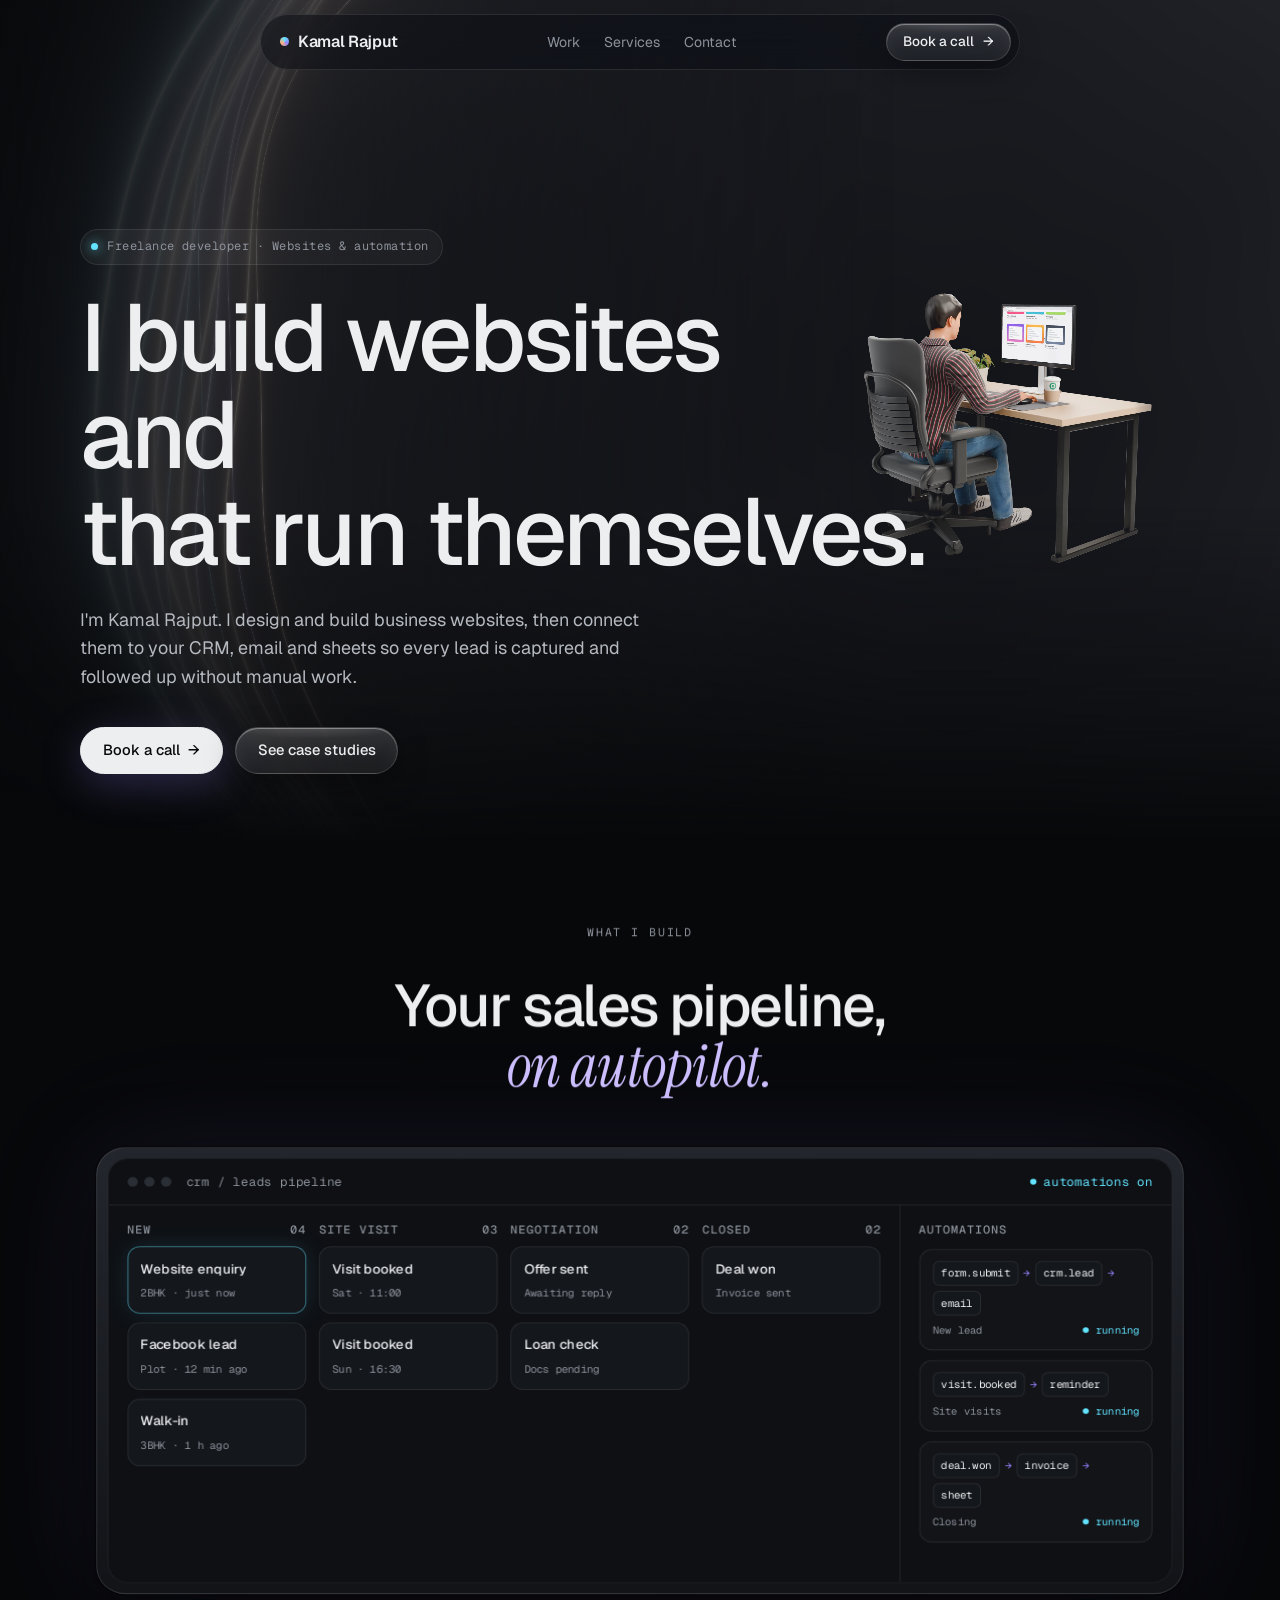
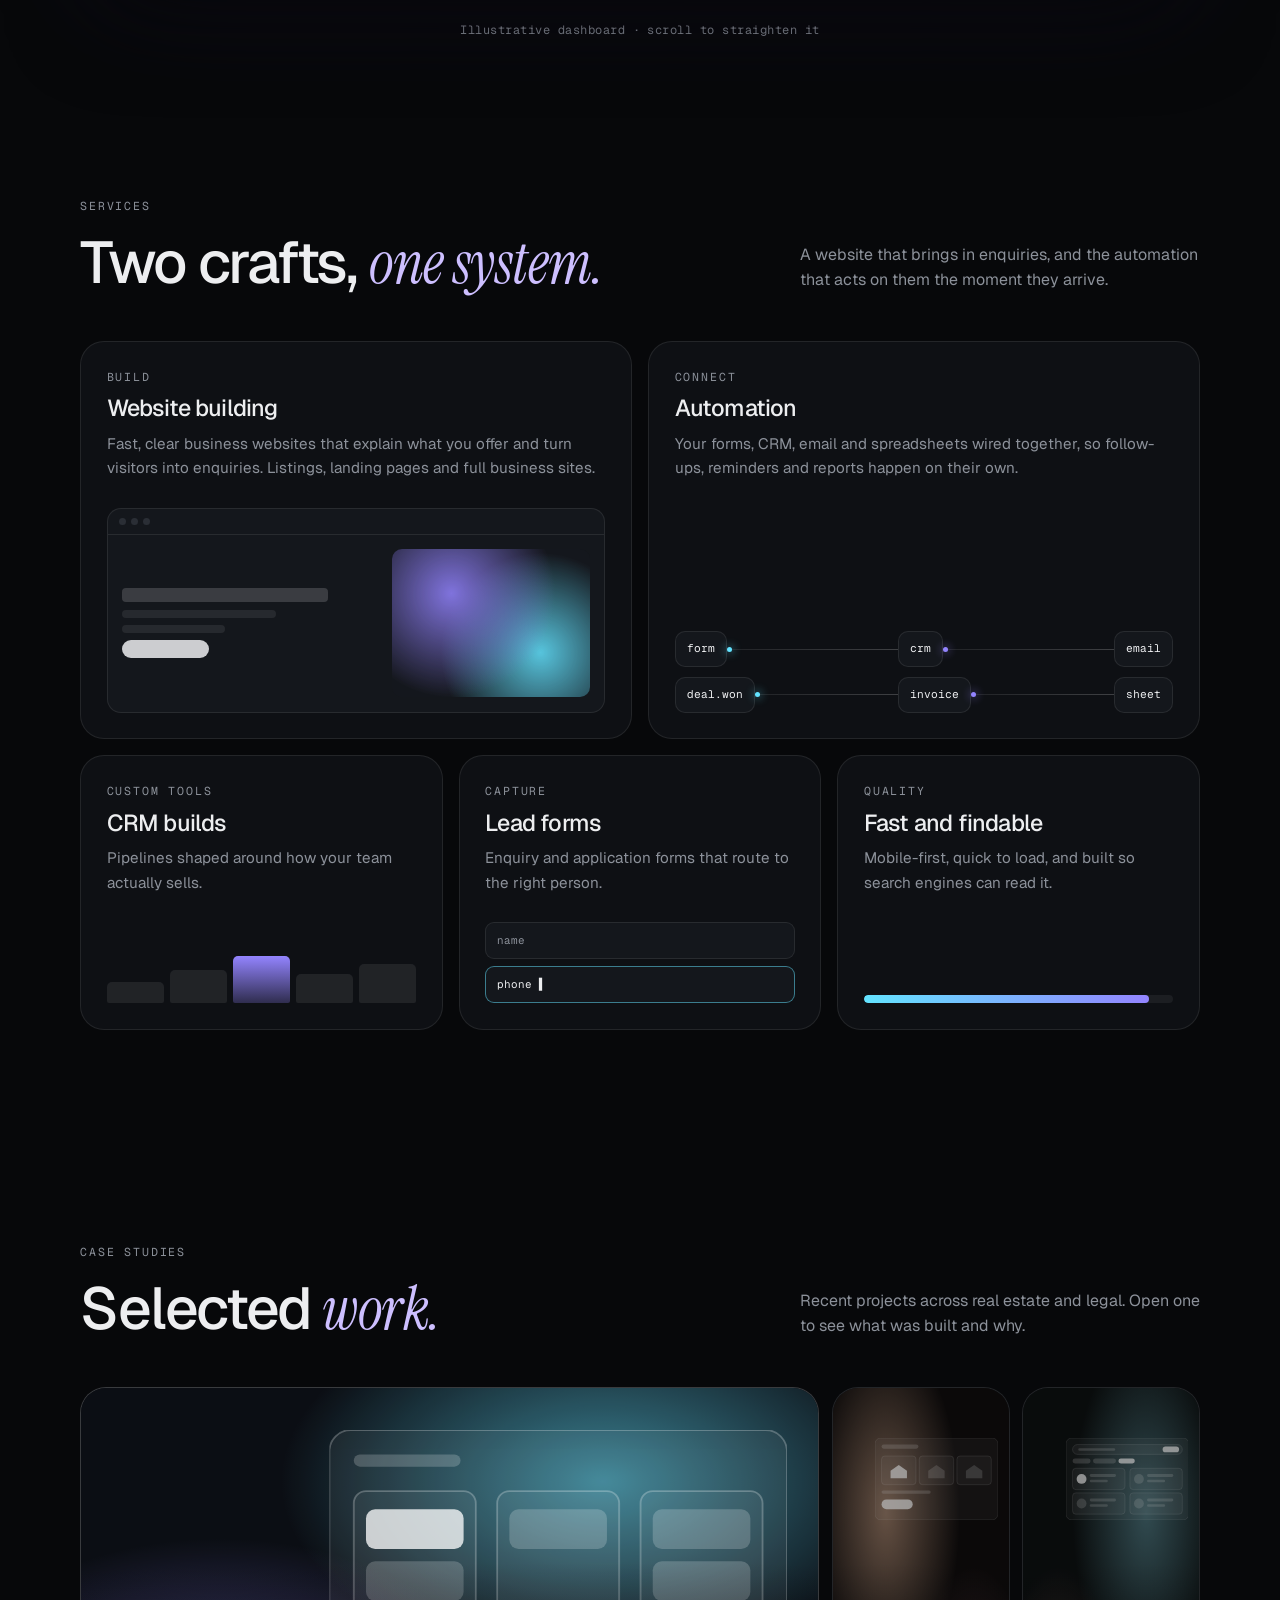
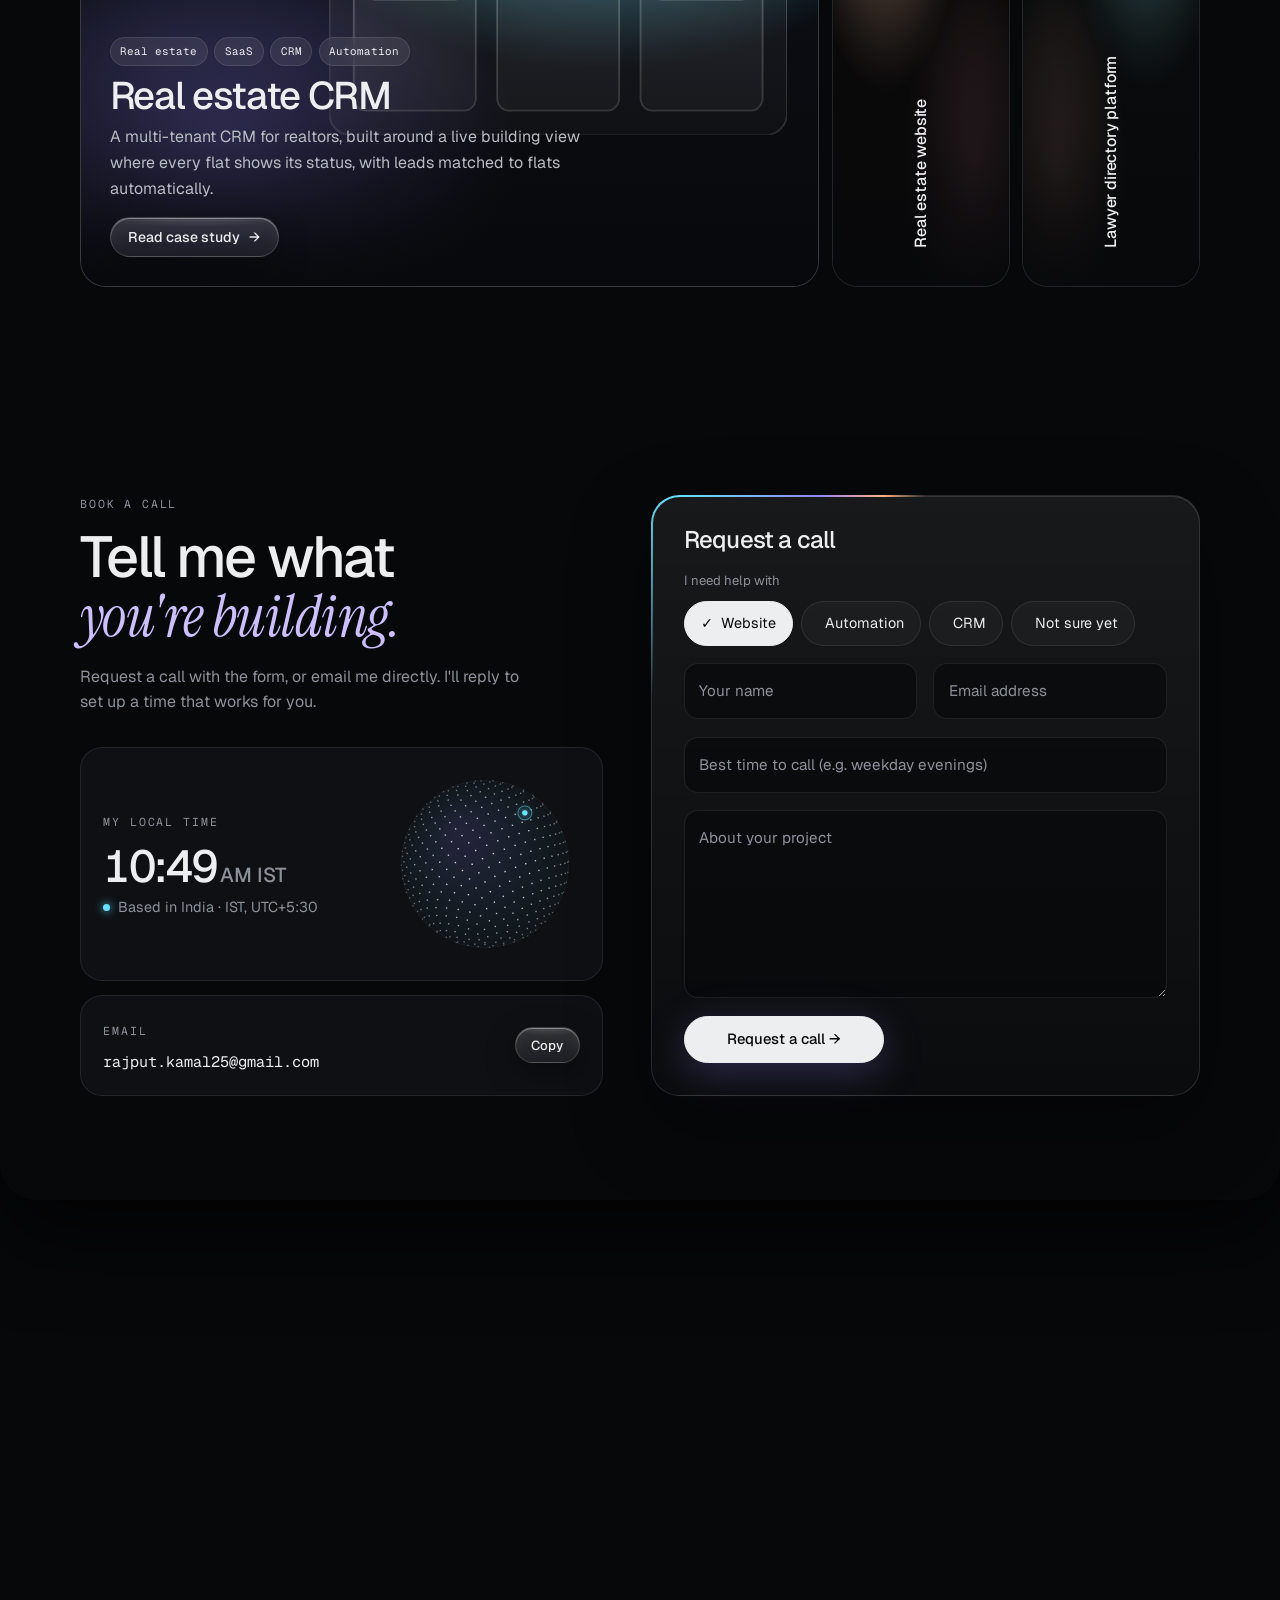
<file: index.html>
<!doctype html>
<html lang="en">
<head>
<meta charset="utf-8">
<meta name="viewport" content="width=device-width, initial-scale=1, viewport-fit=cover">
<title>Kamal Rajput · Websites & Automation</title>
<meta name="description" content="Kamal Rajput builds business websites and automations that capture leads and follow up on their own. Book a call to talk about your project.">
<meta name="theme-color" content="#07080A">
<meta property="og:title" content="Kamal Rajput · Websites & Automation">
<meta property="og:description" content="Business websites and automations that capture leads and follow up on their own.">
<meta property="og:type" content="website">
<link rel="icon" href="assets/favicon.svg" type="image/svg+xml">
<link rel="preconnect" href="https://fonts.googleapis.com">
<link rel="preconnect" href="https://fonts.gstatic.com" crossorigin>
<link rel="stylesheet" href="https://fonts.googleapis.com/css2?family=Geist:wght@300..700&family=Geist+Mono:wght@400;500&family=Instrument+Serif:ital@0;1&display=swap">
<link rel="stylesheet" href="assets/css/style.css">
</head>
<body>
<nav class="nav" aria-label="Main">
  <a class="brand" href="#top"><i aria-hidden="true"></i>Kamal Rajput</a>
  <ul>
    <li><a href="#work">Work</a></li>
    <li><a href="#services">Services</a></li>
    <li><a href="#call">Contact</a></li>
  </ul>
  <a class="glass" href="#call">Book a call <span class="arrow">→</span></a>
</nav>

<main id="top">
  <section class="hero" id="hero">
    <canvas id="shader" aria-hidden="true"></canvas>
    <video class="hero-video" id="hero-video" autoplay muted loop playsinline preload="auto" aria-hidden="true">
      <source src="assets/img/man-at-desk-loop.webm" type="video/webm">
    </video>
    <div class="wrap hero-inner">
      <span class="pill mono"><b aria-hidden="true"></b>Freelance developer · Websites &amp; automation</span>
      <h1>
        <span class="sr">I build websites and automations that run themselves.</span>
        <span aria-hidden="true">I build websites<br>and <span class="rot serif" id="rot"><span class="rw">automations</span></span><br>that run themselves.</span>
      </h1>
      <p class="lede">I'm Kamal Rajput. I design and build business websites, then connect them to your CRM, email and sheets so every lead is captured and followed up without manual work.</p>
      <div class="ctas">
        <a class="solid" href="#call">Book a call <span class="arrow">→</span></a>
        <a class="glass" href="#work">See case studies</a>
      </div>
    </div>
  </section>

  <section class="showcase" id="showcase">
    <div class="wrap">
      <div class="head" id="cs-head">
        <span class="eyebrow">What I build</span>
        <h2>Your sales pipeline, <span class="serif">on autopilot.</span></h2>
      </div>
      <div class="device" id="device">
        <div class="screen">
          <div class="bar">
            <div class="dots"><span></span><span></span><span></span></div>
            <span class="mono">crm / leads pipeline</span>
            <span class="mono live">automations on</span>
          </div>
          <div class="crm">
            <div class="board">
              <div class="col"><h4>New <span>04</span></h4>
                <div class="lead hot"><b>Website enquiry</b><span>2BHK · just now</span></div>
                <div class="lead"><b>Facebook lead</b><span>Plot · 12 min ago</span></div>
                <div class="lead"><b>Walk-in</b><span>3BHK · 1 h ago</span></div>
              </div>
              <div class="col"><h4>Site visit <span>03</span></h4>
                <div class="lead"><b>Visit booked</b><span>Sat · 11:00</span></div>
                <div class="lead"><b>Visit booked</b><span>Sun · 16:30</span></div>
              </div>
              <div class="col"><h4>Negotiation <span>02</span></h4>
                <div class="lead"><b>Offer sent</b><span>Awaiting reply</span></div>
                <div class="lead"><b>Loan check</b><span>Docs pending</span></div>
              </div>
              <div class="col"><h4>Closed <span>02</span></h4>
                <div class="lead"><b>Deal won</b><span>Invoice sent</span></div>
              </div>
            </div>
            <div class="flows">
              <h4>Automations</h4>
              <div class="flow"><div class="chain"><em>form.submit</em><i>→</i><em>crm.lead</em><i>→</i><em>email</em></div><div class="meta"><span>New lead</span><span class="on">● running</span></div></div>
              <div class="flow"><div class="chain"><em>visit.booked</em><i>→</i><em>reminder</em></div><div class="meta"><span>Site visits</span><span class="on">● running</span></div></div>
              <div class="flow"><div class="chain"><em>deal.won</em><i>→</i><em>invoice</em><i>→</i><em>sheet</em></div><div class="meta"><span>Closing</span><span class="on">● running</span></div></div>
            </div>
          </div>
        </div>
      </div>
      <p class="illus mono">Illustrative dashboard · scroll to straighten it</p>
    </div>
  </section>

  <section class="band" id="services">
    <div class="wrap">
      <div class="head">
        <div><span class="eyebrow">Services</span><h2>Two crafts, <span class="serif">one system.</span></h2></div>
        <p>A website that brings in enquiries, and the automation that acts on them the moment they arrive.</p>
      </div>
      <div class="bento" id="bento">
        <article class="cell c-web">
          <span class="eyebrow">Build</span>
          <h3>Website building</h3>
          <p>Fast, clear business websites that explain what you offer and turn visitors into enquiries. Listings, landing pages and full business sites.</p>
          <div class="vis">
            <div class="browser"><div class="top"><span></span><span></span><span></span></div>
              <div class="pg"><div class="stack"><div class="sk h w80"></div><div class="sk w60"></div><div class="sk w40"></div><div class="sk btn"></div></div><div class="blob"></div></div>
            </div>
          </div>
        </article>
        <article class="cell c-auto">
          <span class="eyebrow">Connect</span>
          <h3>Automation</h3>
          <p>Your forms, CRM, email and spreadsheets wired together, so follow-ups, reminders and reports happen on their own.</p>
          <div class="vis">
            <div class="nodes"><span class="node">form</span><span class="wire"></span><span class="node">crm</span><span class="wire"></span><span class="node">email</span></div>
            <div class="nodes n2"><span class="node">deal.won</span><span class="wire"></span><span class="node">invoice</span><span class="wire"></span><span class="node">sheet</span></div>
          </div>
        </article>
        <article class="cell c-crm">
          <span class="eyebrow">Custom tools</span>
          <h3>CRM builds</h3>
          <p>Pipelines shaped around how your team actually sells.</p>
          <div class="vis bars"><span style="height:40%"></span><span style="height:62%"></span><span class="a" style="height:88%"></span><span style="height:55%"></span><span style="height:72%"></span></div>
        </article>
        <article class="cell c-lead">
          <span class="eyebrow">Capture</span>
          <h3>Lead forms</h3>
          <p>Enquiry and application forms that route to the right person.</p>
          <div class="vis stack"><div class="field-sk">name</div><div class="field-sk focus">phone ▍</div></div>
        </article>
        <article class="cell c-fast">
          <span class="eyebrow">Quality</span>
          <h3>Fast and findable</h3>
          <p>Mobile-first, quick to load, and built so search engines can read it.</p>
          <div class="vis"><div class="meter"><span></span></div></div>
        </article>
      </div>
    </div>
  </section>

  <section class="band" id="work">
    <div class="wrap">
      <div class="head">
        <div><span class="eyebrow">Case studies</span><h2>Selected <span class="serif">work.</span></h2></div>
        <p>Recent projects across real estate and legal. Open one to see what was built and why.</p>
      </div>
      <div class="acc" id="acc">
        <article class="panel active" tabindex="0" aria-expanded="true">
          <div class="art art-1" aria-hidden="true">
            <svg viewBox="0 0 300 200"><rect class="s" x="0" y="0" width="300" height="200" rx="14"/><rect class="m" x="16" y="16" width="70" height="8" rx="4"/>
              <rect class="s" x="16" y="40" width="80" height="144" rx="8"/><rect class="s" x="110" y="40" width="80" height="144" rx="8"/><rect class="s" x="204" y="40" width="80" height="144" rx="8"/>
              <rect class="f" x="24" y="52" width="64" height="26" rx="6"/><rect class="m" x="24" y="86" width="64" height="26" rx="6"/><rect class="m" x="118" y="52" width="64" height="26" rx="6"/><rect class="m" x="212" y="52" width="64" height="26" rx="6"/><rect class="m" x="212" y="86" width="64" height="26" rx="6"/></svg>
          </div>
          <span class="vt">Real estate CRM</span>
          <div class="pbody">
            <div class="tags"><span>Real estate</span><span>SaaS</span><span>CRM</span><span>Automation</span></div>
            <h3>Real estate CRM</h3>
            <p>A multi-tenant CRM for realtors, built around a live building view where every flat shows its status, with leads matched to flats automatically.</p>
            <a class="glass case-link" href="work/real-estate-crm.html">Read case study <span class="arrow">→</span></a>
          </div>
        </article>
        <article class="panel" tabindex="0" aria-expanded="false">
          <div class="art art-2" aria-hidden="true">
            <svg viewBox="0 0 300 200"><rect class="s" x="0" y="0" width="300" height="200" rx="14"/><rect class="m" x="16" y="16" width="90" height="10" rx="5"/>
              <g><rect class="s" x="16" y="44" width="84" height="70" rx="8"/><path class="f" d="M38 98 V80 L58 66 L78 80 V98 Z"/></g>
              <g><rect class="s" x="108" y="44" width="84" height="70" rx="8"/><path class="m" d="M130 98 V80 L150 66 L170 80 V98 Z"/></g>
              <g><rect class="s" x="200" y="44" width="84" height="70" rx="8"/><path class="m" d="M222 98 V80 L242 66 L262 80 V98 Z"/></g>
              <rect class="m" x="16" y="128" width="120" height="8" rx="4"/><rect class="f" x="16" y="150" width="76" height="24" rx="12"/></svg>
          </div>
          <span class="vt">Real estate website</span>
          <div class="pbody">
            <div class="tags"><span>Real estate</span><span>Website</span><span>Admin panel</span></div>
            <h3>Real estate business website</h3>
            <p>A property website for a real estate company, with searchable listings, rich project pages and callback requests the team manages from its own admin panel.</p>
            <a class="glass case-link" href="work/real-estate-website.html">Read case study <span class="arrow">→</span></a>
          </div>
        </article>
        <article class="panel" tabindex="0" aria-expanded="false">
          <div class="art art-4" aria-hidden="true">
            <svg viewBox="0 0 300 200"><rect class="s" x="0" y="0" width="300" height="200" rx="14"/>
              <rect class="s" x="16" y="16" width="268" height="24" rx="12"/><rect class="m" x="30" y="25" width="90" height="6" rx="3"/><rect class="f" x="236" y="21" width="40" height="14" rx="7"/>
              <rect class="m" x="16" y="50" width="44" height="12" rx="6"/><rect class="m" x="66" y="50" width="56" height="12" rx="6"/><rect class="f" x="128" y="50" width="40" height="12" rx="6"/>
              <g><rect class="s" x="16" y="74" width="128" height="52" rx="8"/><circle class="f" cx="38" cy="100" r="12"/><rect class="m" x="58" y="88" width="64" height="7" rx="3.5"/><rect class="m" x="58" y="102" width="44" height="6" rx="3"/></g>
              <g><rect class="s" x="156" y="74" width="128" height="52" rx="8"/><circle class="m" cx="178" cy="100" r="12"/><rect class="m" x="198" y="88" width="64" height="7" rx="3.5"/><rect class="m" x="198" y="102" width="44" height="6" rx="3"/></g>
              <g><rect class="s" x="16" y="134" width="128" height="52" rx="8"/><circle class="m" cx="38" cy="160" r="12"/><rect class="m" x="58" y="148" width="64" height="7" rx="3.5"/><rect class="m" x="58" y="162" width="44" height="6" rx="3"/></g>
              <g><rect class="s" x="156" y="134" width="128" height="52" rx="8"/><circle class="m" cx="178" cy="160" r="12"/><rect class="m" x="198" y="148" width="64" height="7" rx="3.5"/><rect class="m" x="198" y="162" width="44" height="6" rx="3"/></g></svg>
          </div>
          <span class="vt">Lawyer directory platform</span>
          <div class="pbody">
            <div class="tags"><span>Legal</span><span>Directory</span><span>Admin workflows</span></div>
            <h3>Lawyer directory platform</h3>
            <p>A law firm's website with a directory of verified lawyers, an approval workflow for new profiles, and privacy built in so clients always go through the firm.</p>
            <a class="glass case-link" href="work/lawyer-directory.html">Read case study <span class="arrow">→</span></a>
          </div>
        </article>
      </div>
    </div>
  </section>

  <section class="band" id="call">
    <div class="wrap contact">
      <div>
        <span class="eyebrow">Book a call</span>
        <h2>Tell me what <span class="serif">you're building.</span></h2>
        <p class="intro">Request a call with the form, or email me directly. I'll reply to set up a time that works for you.</p>
        <div class="cards">
          <div class="spot globe-card">
            <div>
              <span class="eyebrow">My local time</span>
              <div class="clock" id="clock" style="margin-top:.6rem">--:--</div>
              <div class="sub" style="margin-top:.5rem"><b aria-hidden="true"></b>Based in India · IST, UTC+5:30</div>
            </div>
            <canvas id="globe" width="380" height="380" aria-label="Rotating globe with a marker on India. Drag to spin." role="img"></canvas>
          </div>
          <div class="spot mail-card">
            <div style="min-width:0"><span class="eyebrow">Email</span><div class="v" id="mail2" style="margin-top:.45rem">rajput.kamal25@gmail.com</div></div>
            <button class="glass mini" type="button" id="copy2">Copy</button>
          </div>
        </div>
      </div>
      <form class="call" id="call-form" action="https://formsubmit.co/ajax/rajput.kamal25@gmail.com" method="POST" novalidate>
        <input type="text" name="_honey" tabindex="-1" autocomplete="off" aria-hidden="true" class="hp">
        <h3>Request a call</h3>
        <div class="group" role="group" aria-labelledby="g-need">
          <span id="g-need">I need help with</span>
          <div class="chips">
            <label class="chip"><input type="checkbox" id="c-web" name="need" value="Website" checked><span class="tick">✓</span>Website</label>
            <label class="chip"><input type="checkbox" id="c-auto" name="need" value="Automation"><span class="tick">✓</span>Automation</label>
            <label class="chip"><input type="checkbox" id="c-crm" name="need" value="CRM"><span class="tick">✓</span>CRM</label>
            <label class="chip"><input type="checkbox" id="c-unsure" name="need" value="Not sure yet"><span class="tick">✓</span>Not sure yet</label>
          </div>
        </div>
        <div class="row2">
          <div class="fl"><input id="f-name" autocomplete="name" placeholder=" " required><label for="f-name">Your name</label></div>
          <div class="fl"><input id="f-email" type="email" autocomplete="email" placeholder=" " required><label for="f-email">Email address</label></div>
        </div>
        <div class="fl"><input id="f-time" placeholder=" "><label for="f-time">Best time to call (e.g. weekday evenings)</label></div>
        <div class="fl fl-grow"><textarea id="f-msg" rows="4" placeholder=" "></textarea><label for="f-msg">About your project</label></div>
        <div><button class="solid sbtn" type="submit" id="send"><span class="t">Request a call →</span><span class="spin" aria-hidden="true"></span><svg class="ok" viewBox="0 0 24 24" aria-hidden="true"><path d="M5 12.5l4.5 4.5L19 7.5"/></svg></button></div>
        <p class="note" id="note" aria-live="polite"></p>
      </form>
    </div>
  </section>
</main>

<footer class="mf" id="mf">
  <div class="aurora" aria-hidden="true"><span class="a1"></span><span class="a2"></span><span class="a3"></span></div>
  <div class="marquee" aria-hidden="true"><div class="track">
    <span>Websites <i>✦</i></span><span>Automation <i>✦</i></span><span>CRM builds <i>✦</i></span><span>Lead capture <i>✦</i></span><span>Integrations <i>✦</i></span>
    <span>Websites <i>✦</i></span><span>Automation <i>✦</i></span><span>CRM builds <i>✦</i></span><span>Lead capture <i>✦</i></span><span>Integrations <i>✦</i></span>
  </div></div>
  <div class="wrap">
    <div class="big">Let's <span class="serif">talk.</span></div>
    <div class="mf-row">
      <span class="mail" id="mail">rajput.kamal25@gmail.com</span>
      <div class="pills">
        <button class="glass mag" type="button" id="copy">Copy email</button>
        <a class="glass mag" href="#call">Request a call</a>
        <a class="glass mag" href="#top">Back to top ↑</a>
      </div>
    </div>
    <div class="legal mono"><span>© 2026 Kamal Rajput</span><span>Websites · Automation · CRM</span></div>
  </div>
</footer>

<script src="assets/js/main.js"></script>
</body>
</html>
</file>
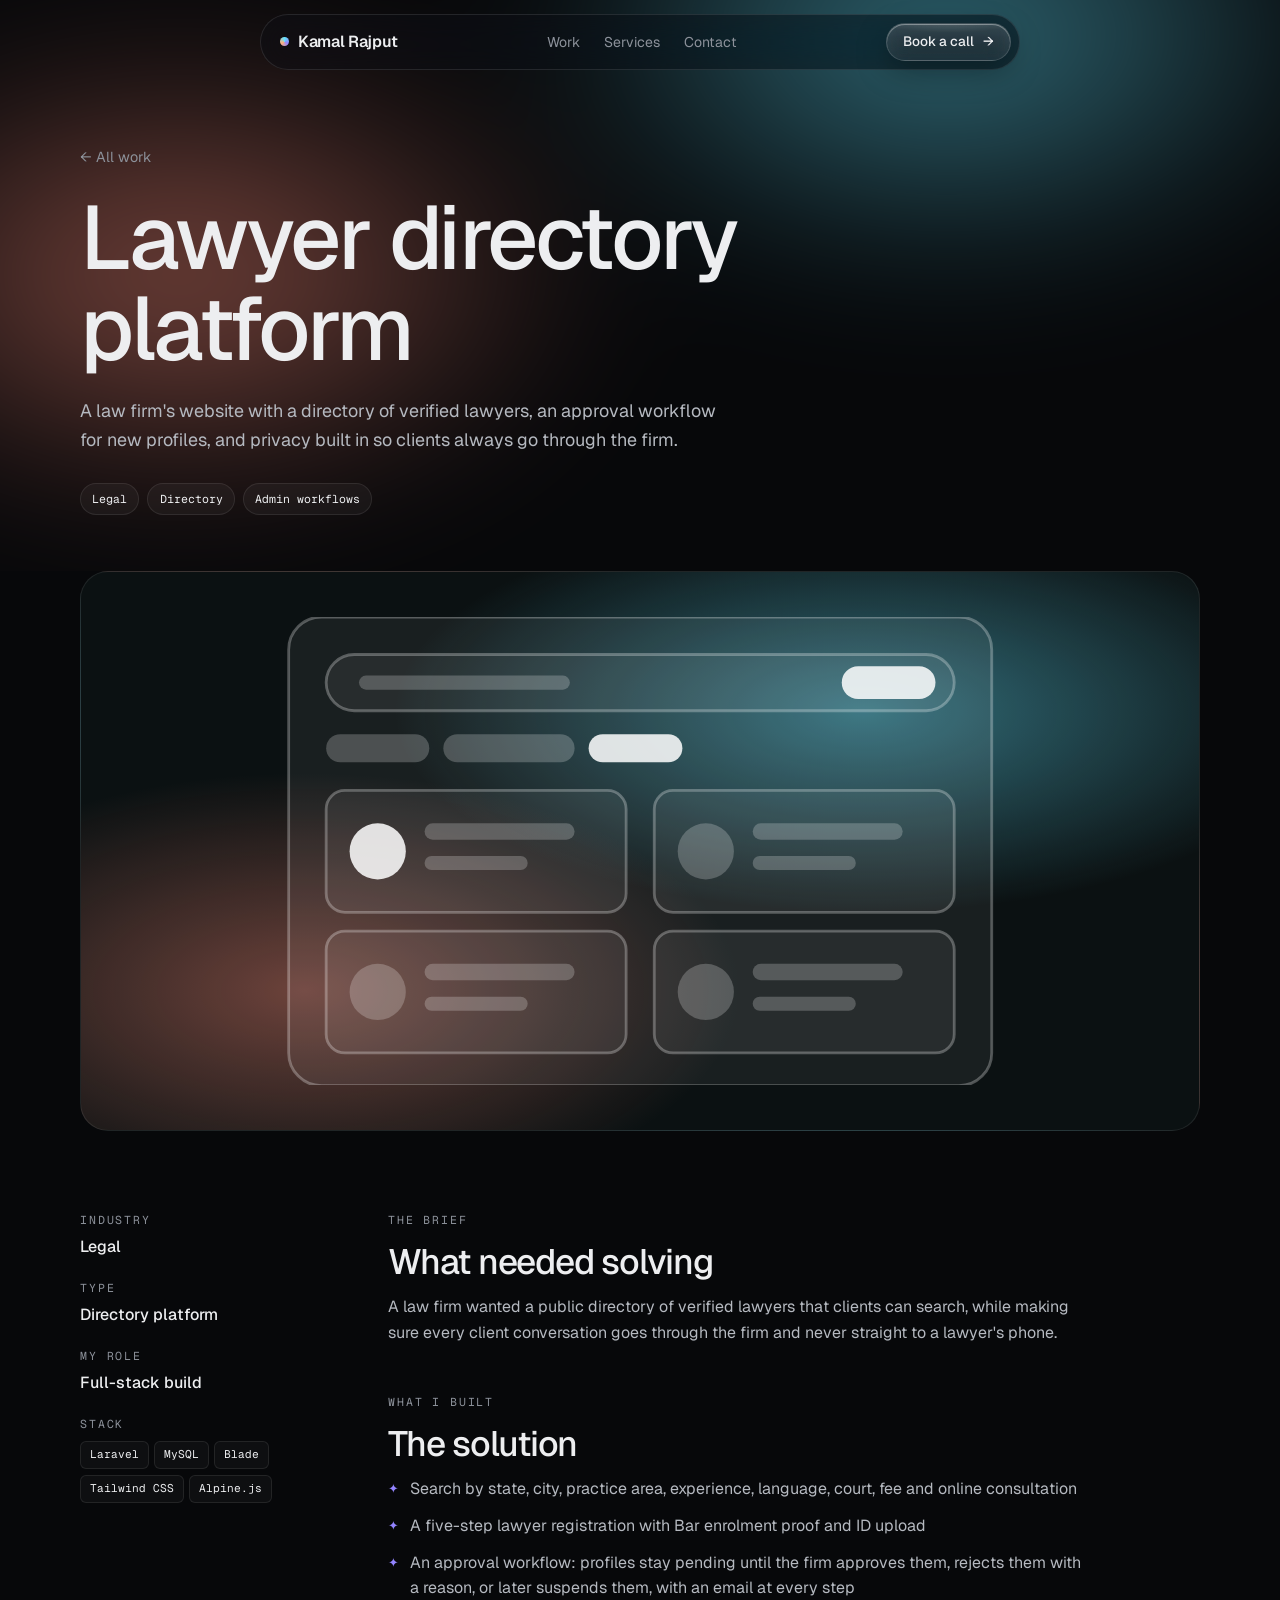
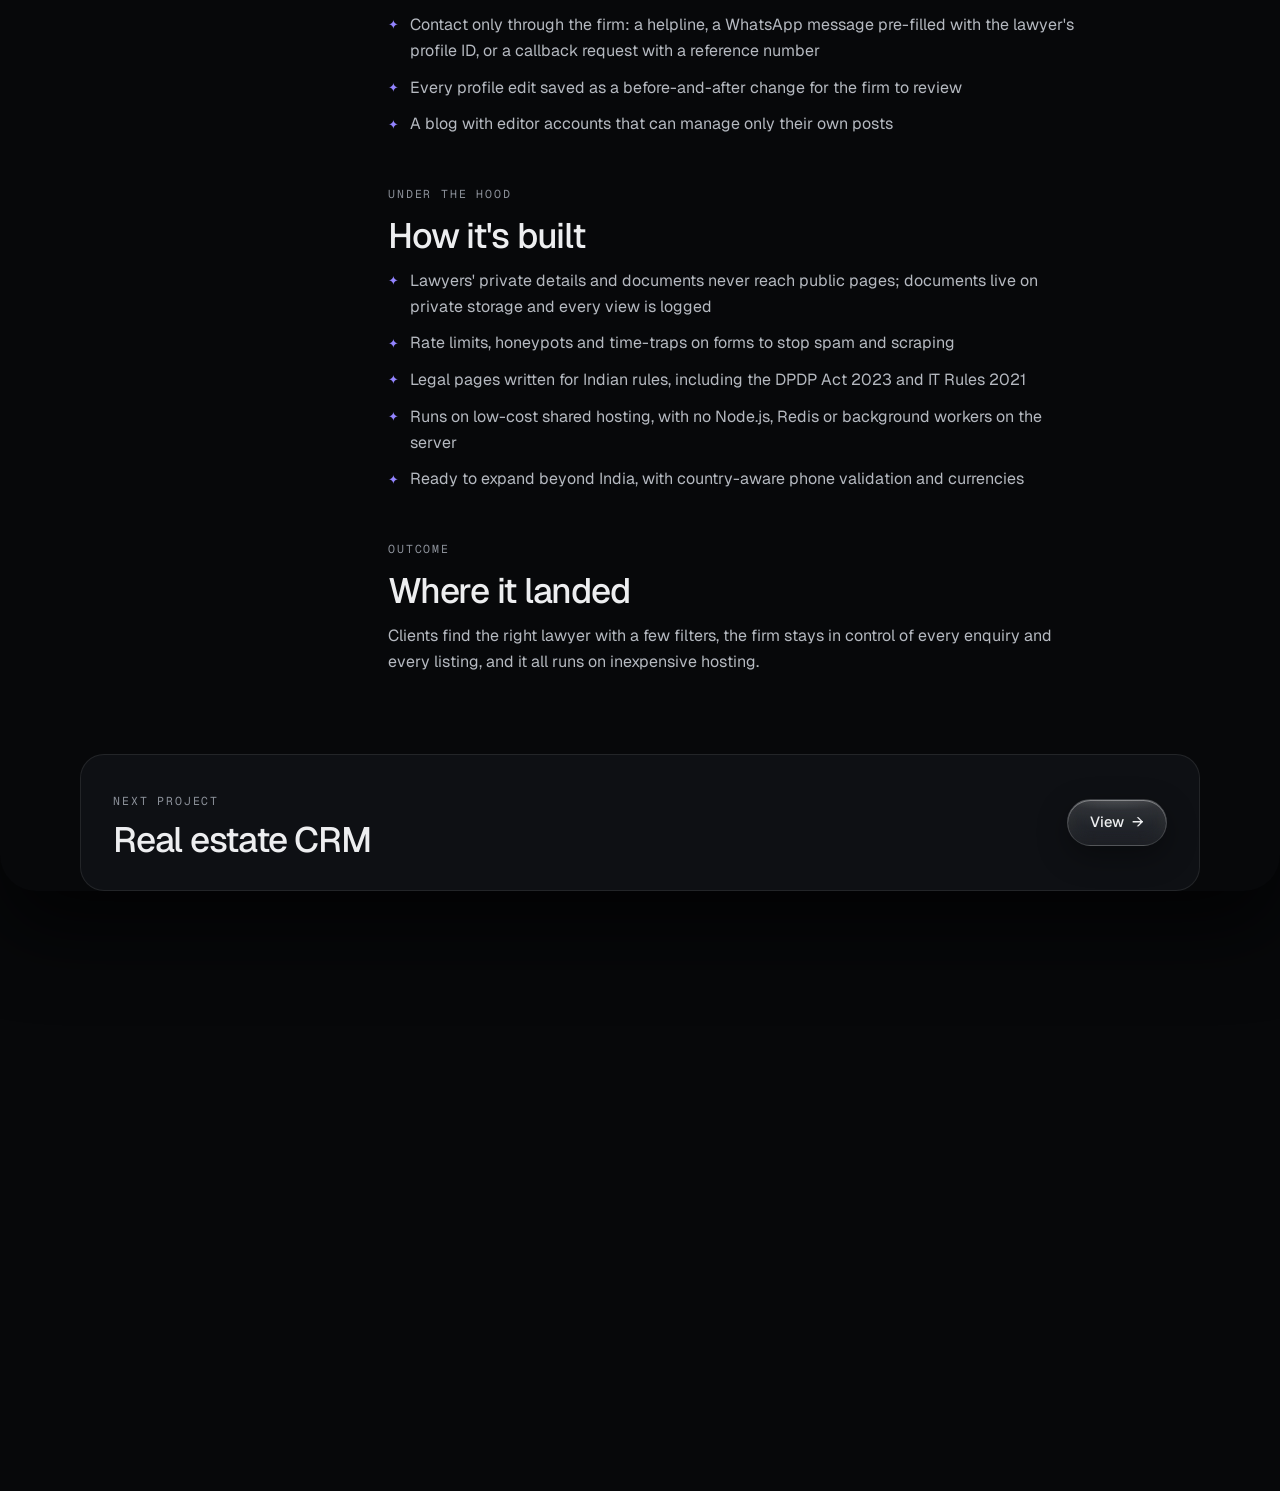
<file: work/lawyer-directory.html>
<!doctype html>
<html lang="en">
<head>
<meta charset="utf-8">
<meta name="viewport" content="width=device-width, initial-scale=1, viewport-fit=cover">
<title>Lawyer directory platform · Kamal Rajput</title>
<meta name="description" content="A law firm's website with a directory of verified lawyers, an approval workflow for new profiles, and privacy built in so clients always go through the firm.">
<meta name="theme-color" content="#07080A">
<meta property="og:title" content="Lawyer directory platform · Kamal Rajput">
<meta property="og:description" content="A law firm's website with a directory of verified lawyers, an approval workflow for new profiles, and privacy built in so clients always go through the firm.">
<meta property="og:type" content="website">
<link rel="icon" href="../assets/favicon.svg" type="image/svg+xml">
<link rel="preconnect" href="https://fonts.googleapis.com">
<link rel="preconnect" href="https://fonts.gstatic.com" crossorigin>
<link rel="stylesheet" href="https://fonts.googleapis.com/css2?family=Geist:wght@300..700&family=Geist+Mono:wght@400;500&family=Instrument+Serif:ital@0;1&display=swap">
<link rel="stylesheet" href="../assets/css/style.css">
</head>
<body>
<nav class="nav" aria-label="Main">
  <a class="brand" href="../index.html"><i aria-hidden="true"></i>Kamal Rajput</a>
  <ul>
    <li><a href="../index.html#work">Work</a></li>
    <li><a href="../index.html#services">Services</a></li>
    <li><a href="../index.html#call">Contact</a></li>
  </ul>
  <a class="glass" href="../index.html#call">Book a call <span class="arrow">→</span></a>
</nav>

<main id="top">
  <header class="cs-hero">
    <div class="glow" aria-hidden="true" style="background:radial-gradient(40% 50% at 70% 30%, var(--cyan), transparent 70%), radial-gradient(40% 50% at 20% 65%, #FF8C78, transparent 70%)"></div>
    <div class="wrap">
      <a class="back" href="../index.html#work">← All work</a>
      <h1>Lawyer directory platform</h1>
      <p class="lede">A law firm's website with a directory of verified lawyers, an approval workflow for new profiles, and privacy built in so clients always go through the firm.</p>
      <div class="cs-meta"><span>Legal</span><span>Directory</span><span>Admin workflows</span></div>
    </div>
  </header>

  <div class="wrap">
    <div class="cs-cover art-4" aria-hidden="true"><svg viewBox="0 0 300 200"><rect class="s" x="0" y="0" width="300" height="200" rx="14"/>
              <rect class="s" x="16" y="16" width="268" height="24" rx="12"/><rect class="m" x="30" y="25" width="90" height="6" rx="3"/><rect class="f" x="236" y="21" width="40" height="14" rx="7"/>
              <rect class="m" x="16" y="50" width="44" height="12" rx="6"/><rect class="m" x="66" y="50" width="56" height="12" rx="6"/><rect class="f" x="128" y="50" width="40" height="12" rx="6"/>
              <g><rect class="s" x="16" y="74" width="128" height="52" rx="8"/><circle class="f" cx="38" cy="100" r="12"/><rect class="m" x="58" y="88" width="64" height="7" rx="3.5"/><rect class="m" x="58" y="102" width="44" height="6" rx="3"/></g>
              <g><rect class="s" x="156" y="74" width="128" height="52" rx="8"/><circle class="m" cx="178" cy="100" r="12"/><rect class="m" x="198" y="88" width="64" height="7" rx="3.5"/><rect class="m" x="198" y="102" width="44" height="6" rx="3"/></g>
              <g><rect class="s" x="16" y="134" width="128" height="52" rx="8"/><circle class="m" cx="38" cy="160" r="12"/><rect class="m" x="58" y="148" width="64" height="7" rx="3.5"/><rect class="m" x="58" y="162" width="44" height="6" rx="3"/></g>
              <g><rect class="s" x="156" y="134" width="128" height="52" rx="8"/><circle class="m" cx="178" cy="160" r="12"/><rect class="m" x="198" y="148" width="64" height="7" rx="3.5"/><rect class="m" x="198" y="162" width="44" height="6" rx="3"/></g></svg></div>

    <div class="cs-body">
      <aside><div><span class="eyebrow">Industry</span><b>Legal</b></div><div><span class="eyebrow">Type</span><b>Directory platform</b></div><div><span class="eyebrow">My role</span><b>Full-stack build</b></div><div><span class="eyebrow">Stack</span><div class="stack-chips"><span>Laravel</span><span>MySQL</span><span>Blade</span><span>Tailwind CSS</span><span>Alpine.js</span></div></div></aside>
      <article>
        <section><span class="eyebrow">The brief</span><h2>What needed solving</h2><p>A law firm wanted a public directory of verified lawyers that clients can search, while making sure every client conversation goes through the firm and never straight to a lawyer's phone.</p></section>
        <section><span class="eyebrow">What I built</span><h2>The solution</h2><ul><li>Search by state, city, practice area, experience, language, court, fee and online consultation</li><li>A five-step lawyer registration with Bar enrolment proof and ID upload</li><li>An approval workflow: profiles stay pending until the firm approves them, rejects them with a reason, or later suspends them, with an email at every step</li><li>Contact only through the firm: a helpline, a WhatsApp message pre-filled with the lawyer's profile ID, or a callback request with a reference number</li><li>Every profile edit saved as a before-and-after change for the firm to review</li><li>A blog with editor accounts that can manage only their own posts</li></ul></section>
        <section><span class="eyebrow">Under the hood</span><h2>How it's built</h2><ul><li>Lawyers' private details and documents never reach public pages; documents live on private storage and every view is logged</li><li>Rate limits, honeypots and time-traps on forms to stop spam and scraping</li><li>Legal pages written for Indian rules, including the DPDP Act 2023 and IT Rules 2021</li><li>Runs on low-cost shared hosting, with no Node.js, Redis or background workers on the server</li><li>Ready to expand beyond India, with country-aware phone validation and currencies</li></ul></section>
        <section><span class="eyebrow">Outcome</span><h2>Where it landed</h2><p>Clients find the right lawyer with a few filters, the firm stays in control of every enquiry and every listing, and it all runs on inexpensive hosting.</p></section>
      </article>
    </div>

    <a class="next" href="real-estate-crm.html"><div><span class="eyebrow">Next project</span><h3 style="margin-top:.6rem">Real estate CRM</h3></div><span class="glass">View <span class="arrow">→</span></span></a>
  </div>
</main>

<footer class="mf" id="mf">
  <div class="aurora" aria-hidden="true"><span class="a1"></span><span class="a2"></span><span class="a3"></span></div>
  <div class="marquee" aria-hidden="true"><div class="track">
    <span>Websites <i>✦</i></span><span>Automation <i>✦</i></span><span>CRM builds <i>✦</i></span><span>Lead capture <i>✦</i></span><span>Integrations <i>✦</i></span>
    <span>Websites <i>✦</i></span><span>Automation <i>✦</i></span><span>CRM builds <i>✦</i></span><span>Lead capture <i>✦</i></span><span>Integrations <i>✦</i></span>
  </div></div>
  <div class="wrap">
    <div class="big">Let's <span class="serif">talk.</span></div>
    <div class="mf-row">
      <span class="mail" id="mail">rajput.kamal25@gmail.com</span>
      <div class="pills">
        <button class="glass mag" type="button" id="copy">Copy email</button>
        <a class="glass mag" href="../index.html#call">Request a call</a>
        <a class="glass mag" href="#top">Back to top ↑</a>
      </div>
    </div>
    <div class="legal mono"><span>© 2026 Kamal Rajput</span><span>Websites · Automation · CRM</span></div>
  </div>
</footer>

<script src="../assets/js/main.js"></script>
</body>
</html>
</file>
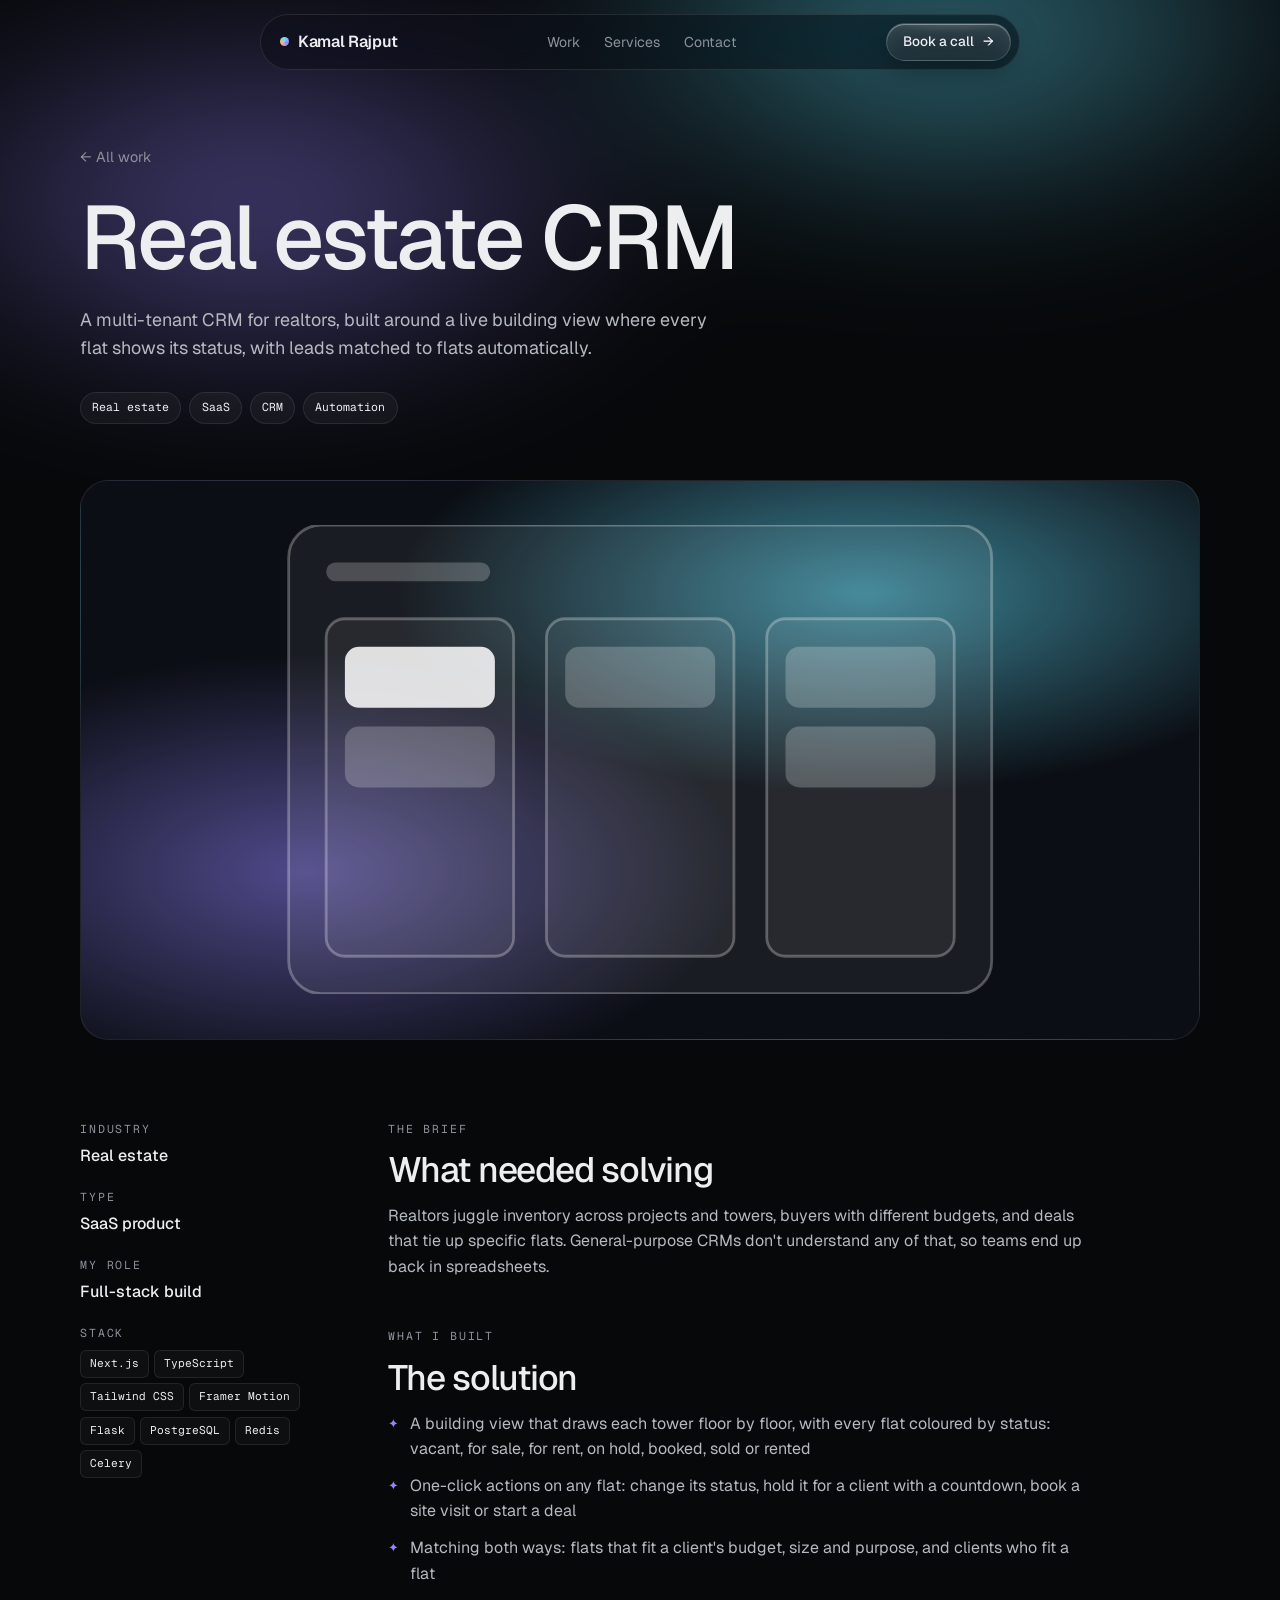
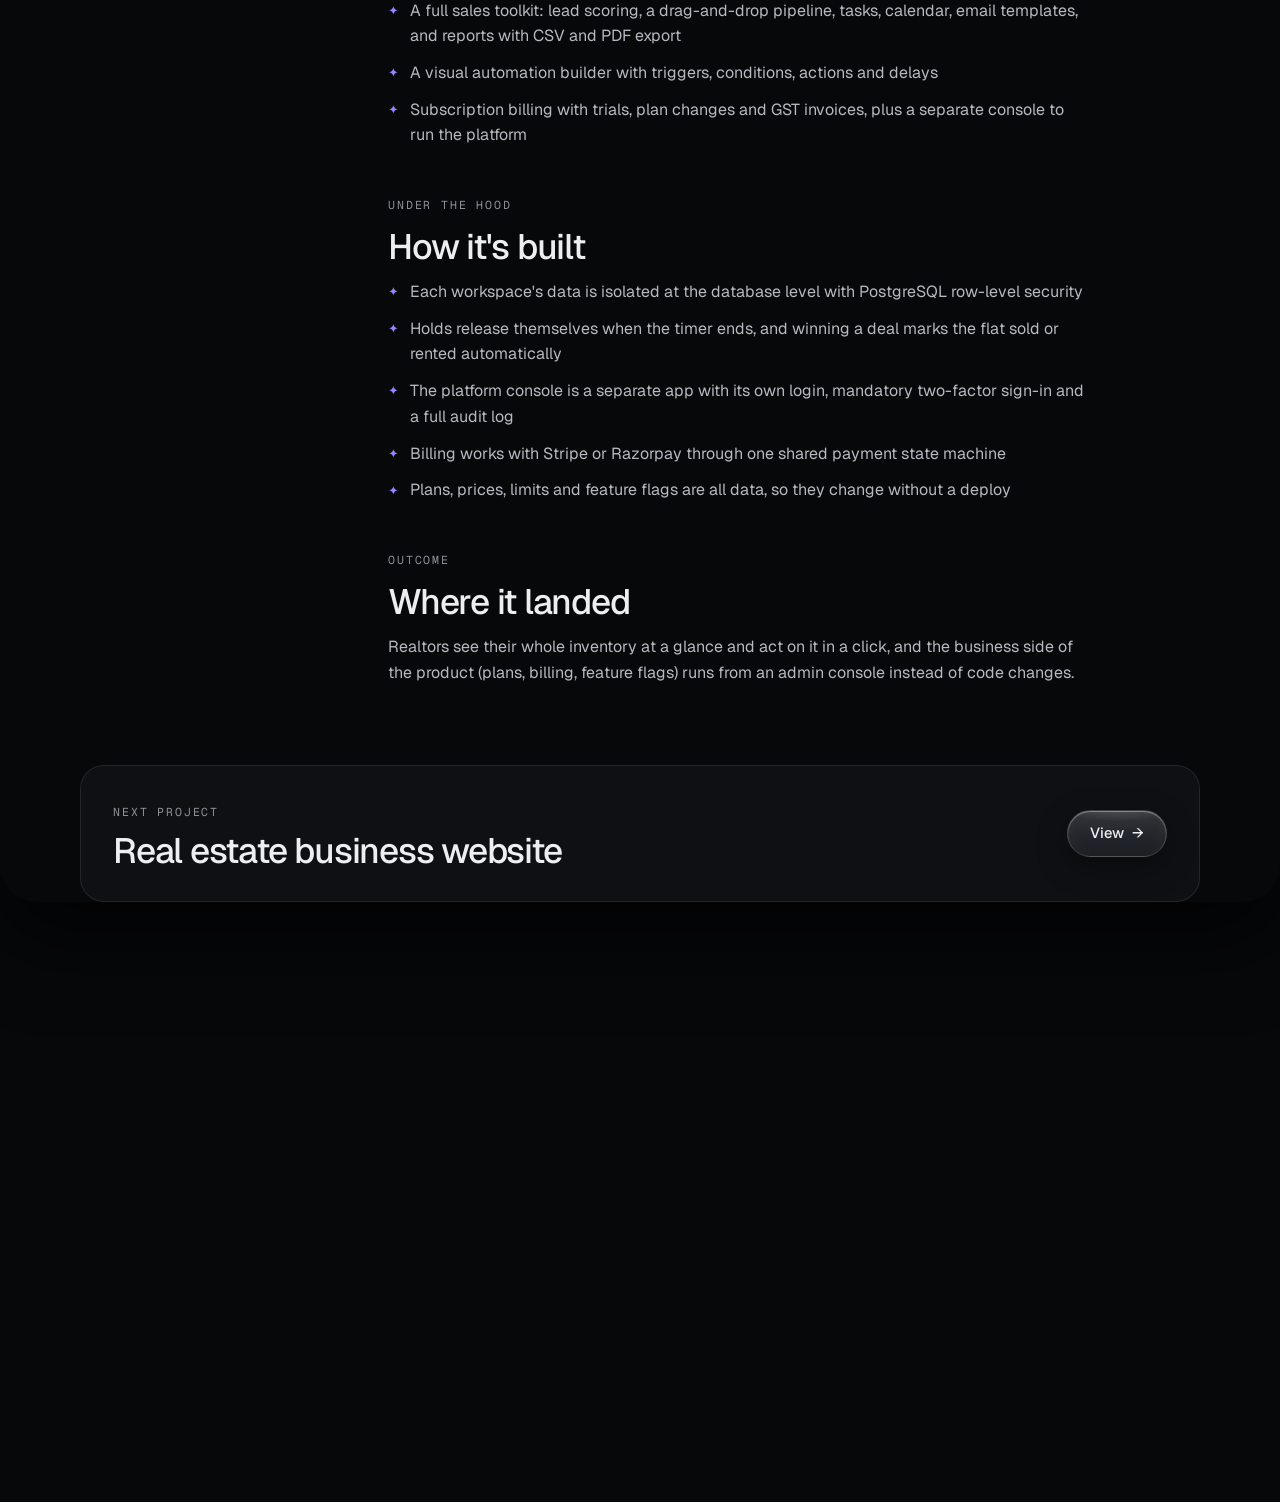
<file: work/real-estate-crm.html>
<!doctype html>
<html lang="en">
<head>
<meta charset="utf-8">
<meta name="viewport" content="width=device-width, initial-scale=1, viewport-fit=cover">
<title>Real estate CRM · Kamal Rajput</title>
<meta name="description" content="A multi-tenant CRM for realtors, built around a live building view where every flat shows its status, with leads matched to flats automatically.">
<meta name="theme-color" content="#07080A">
<meta property="og:title" content="Real estate CRM · Kamal Rajput">
<meta property="og:description" content="A multi-tenant CRM for realtors, built around a live building view where every flat shows its status, with leads matched to flats automatically.">
<meta property="og:type" content="website">
<link rel="icon" href="../assets/favicon.svg" type="image/svg+xml">
<link rel="preconnect" href="https://fonts.googleapis.com">
<link rel="preconnect" href="https://fonts.gstatic.com" crossorigin>
<link rel="stylesheet" href="https://fonts.googleapis.com/css2?family=Geist:wght@300..700&family=Geist+Mono:wght@400;500&family=Instrument+Serif:ital@0;1&display=swap">
<link rel="stylesheet" href="../assets/css/style.css">
</head>
<body>
<nav class="nav" aria-label="Main">
  <a class="brand" href="../index.html"><i aria-hidden="true"></i>Kamal Rajput</a>
  <ul>
    <li><a href="../index.html#work">Work</a></li>
    <li><a href="../index.html#services">Services</a></li>
    <li><a href="../index.html#call">Contact</a></li>
  </ul>
  <a class="glass" href="../index.html#call">Book a call <span class="arrow">→</span></a>
</nav>

<main id="top">
  <header class="cs-hero">
    <div class="glow" aria-hidden="true" style="background:radial-gradient(40% 50% at 70% 30%, var(--cyan), transparent 70%), radial-gradient(40% 50% at 25% 60%, var(--violet), transparent 70%)"></div>
    <div class="wrap">
      <a class="back" href="../index.html#work">← All work</a>
      <h1>Real estate CRM</h1>
      <p class="lede">A multi-tenant CRM for realtors, built around a live building view where every flat shows its status, with leads matched to flats automatically.</p>
      <div class="cs-meta"><span>Real estate</span><span>SaaS</span><span>CRM</span><span>Automation</span></div>
    </div>
  </header>

  <div class="wrap">
    <div class="cs-cover art-1" aria-hidden="true"><svg viewBox="0 0 300 200"><rect class="s" x="0" y="0" width="300" height="200" rx="14"/><rect class="m" x="16" y="16" width="70" height="8" rx="4"/>
              <rect class="s" x="16" y="40" width="80" height="144" rx="8"/><rect class="s" x="110" y="40" width="80" height="144" rx="8"/><rect class="s" x="204" y="40" width="80" height="144" rx="8"/>
              <rect class="f" x="24" y="52" width="64" height="26" rx="6"/><rect class="m" x="24" y="86" width="64" height="26" rx="6"/><rect class="m" x="118" y="52" width="64" height="26" rx="6"/><rect class="m" x="212" y="52" width="64" height="26" rx="6"/><rect class="m" x="212" y="86" width="64" height="26" rx="6"/></svg></div>

    <div class="cs-body">
      <aside><div><span class="eyebrow">Industry</span><b>Real estate</b></div><div><span class="eyebrow">Type</span><b>SaaS product</b></div><div><span class="eyebrow">My role</span><b>Full-stack build</b></div><div><span class="eyebrow">Stack</span><div class="stack-chips"><span>Next.js</span><span>TypeScript</span><span>Tailwind CSS</span><span>Framer Motion</span><span>Flask</span><span>PostgreSQL</span><span>Redis</span><span>Celery</span></div></div></aside>
      <article>
        <section><span class="eyebrow">The brief</span><h2>What needed solving</h2><p>Realtors juggle inventory across projects and towers, buyers with different budgets, and deals that tie up specific flats. General-purpose CRMs don't understand any of that, so teams end up back in spreadsheets.</p></section>
        <section><span class="eyebrow">What I built</span><h2>The solution</h2><ul><li>A building view that draws each tower floor by floor, with every flat coloured by status: vacant, for sale, for rent, on hold, booked, sold or rented</li><li>One-click actions on any flat: change its status, hold it for a client with a countdown, book a site visit or start a deal</li><li>Matching both ways: flats that fit a client's budget, size and purpose, and clients who fit a flat</li><li>A full sales toolkit: lead scoring, a drag-and-drop pipeline, tasks, calendar, email templates, and reports with CSV and PDF export</li><li>A visual automation builder with triggers, conditions, actions and delays</li><li>Subscription billing with trials, plan changes and GST invoices, plus a separate console to run the platform</li></ul></section>
        <section><span class="eyebrow">Under the hood</span><h2>How it's built</h2><ul><li>Each workspace's data is isolated at the database level with PostgreSQL row-level security</li><li>Holds release themselves when the timer ends, and winning a deal marks the flat sold or rented automatically</li><li>The platform console is a separate app with its own login, mandatory two-factor sign-in and a full audit log</li><li>Billing works with Stripe or Razorpay through one shared payment state machine</li><li>Plans, prices, limits and feature flags are all data, so they change without a deploy</li></ul></section>
        <section><span class="eyebrow">Outcome</span><h2>Where it landed</h2><p>Realtors see their whole inventory at a glance and act on it in a click, and the business side of the product (plans, billing, feature flags) runs from an admin console instead of code changes.</p></section>
      </article>
    </div>

    <a class="next" href="real-estate-website.html"><div><span class="eyebrow">Next project</span><h3 style="margin-top:.6rem">Real estate business website</h3></div><span class="glass">View <span class="arrow">→</span></span></a>
  </div>
</main>

<footer class="mf" id="mf">
  <div class="aurora" aria-hidden="true"><span class="a1"></span><span class="a2"></span><span class="a3"></span></div>
  <div class="marquee" aria-hidden="true"><div class="track">
    <span>Websites <i>✦</i></span><span>Automation <i>✦</i></span><span>CRM builds <i>✦</i></span><span>Lead capture <i>✦</i></span><span>Integrations <i>✦</i></span>
    <span>Websites <i>✦</i></span><span>Automation <i>✦</i></span><span>CRM builds <i>✦</i></span><span>Lead capture <i>✦</i></span><span>Integrations <i>✦</i></span>
  </div></div>
  <div class="wrap">
    <div class="big">Let's <span class="serif">talk.</span></div>
    <div class="mf-row">
      <span class="mail" id="mail">rajput.kamal25@gmail.com</span>
      <div class="pills">
        <button class="glass mag" type="button" id="copy">Copy email</button>
        <a class="glass mag" href="../index.html#call">Request a call</a>
        <a class="glass mag" href="#top">Back to top ↑</a>
      </div>
    </div>
    <div class="legal mono"><span>© 2026 Kamal Rajput</span><span>Websites · Automation · CRM</span></div>
  </div>
</footer>

<script src="../assets/js/main.js"></script>
</body>
</html>
</file>
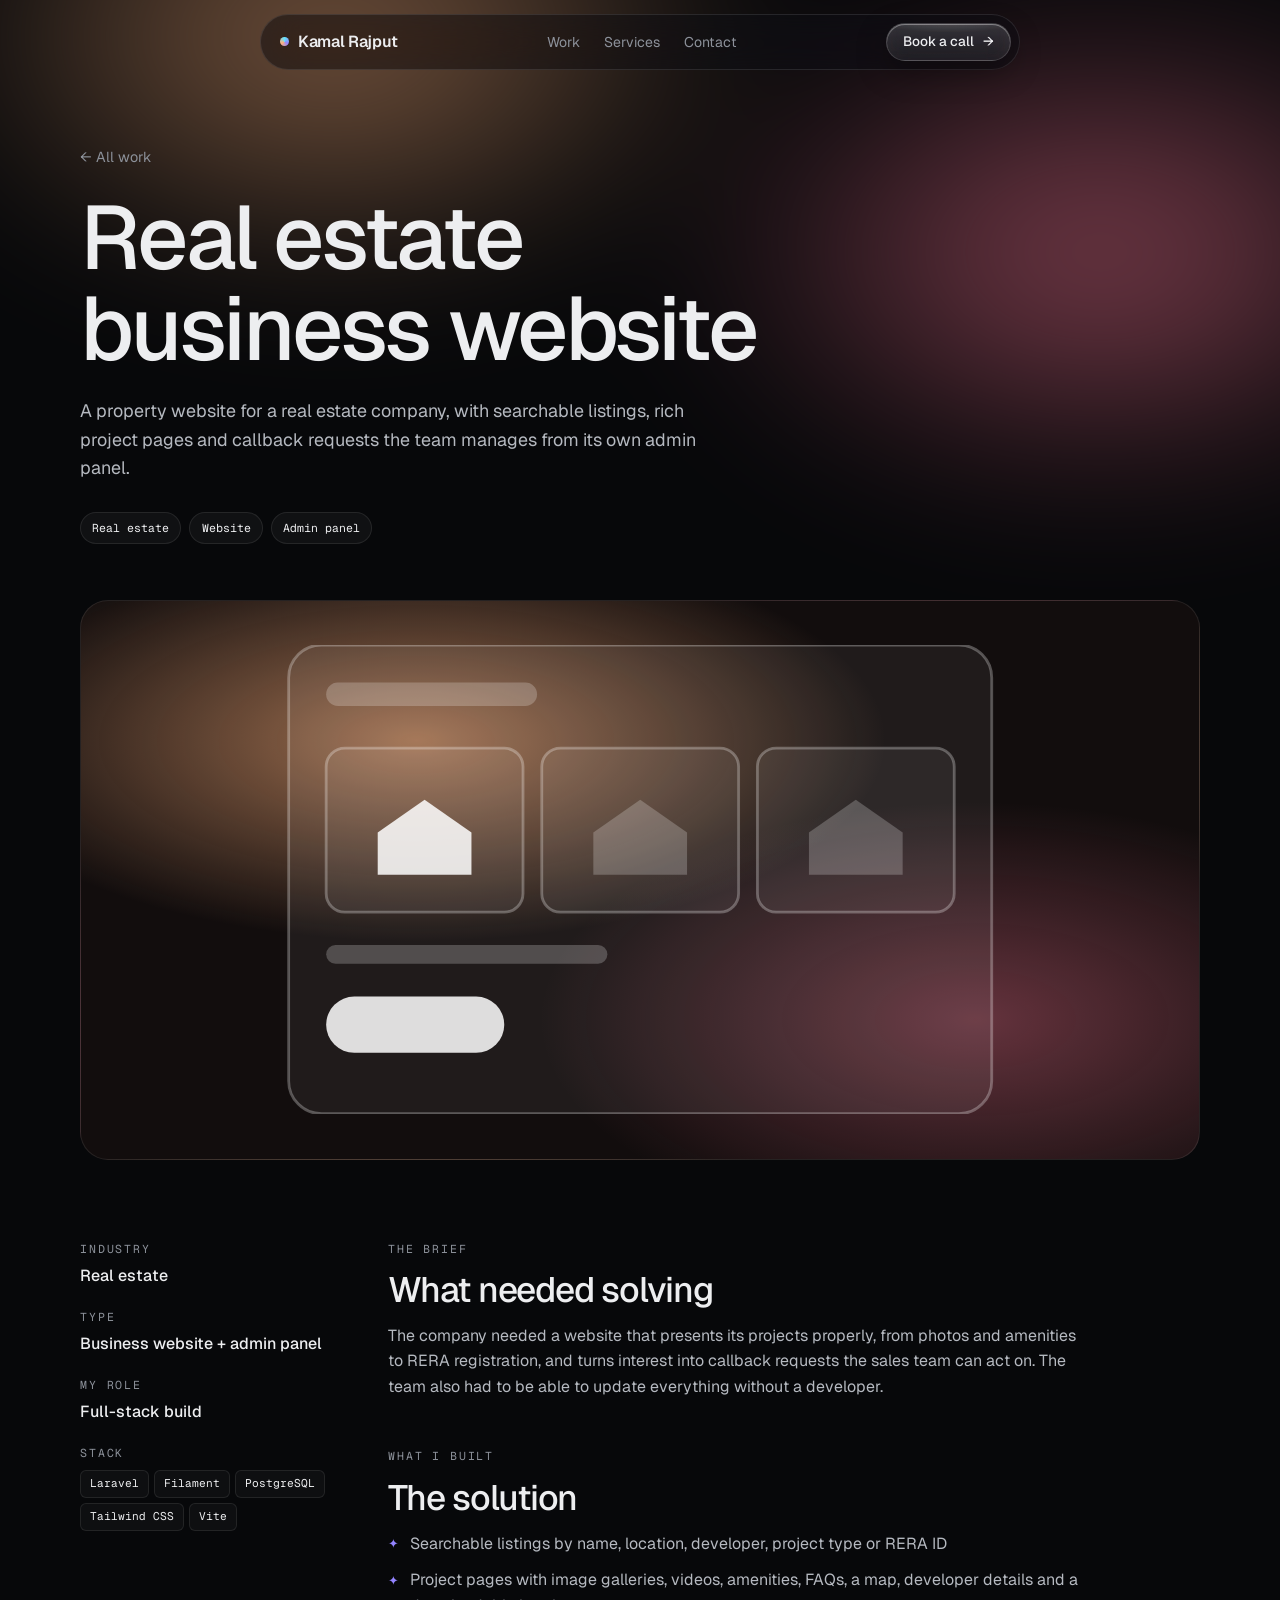
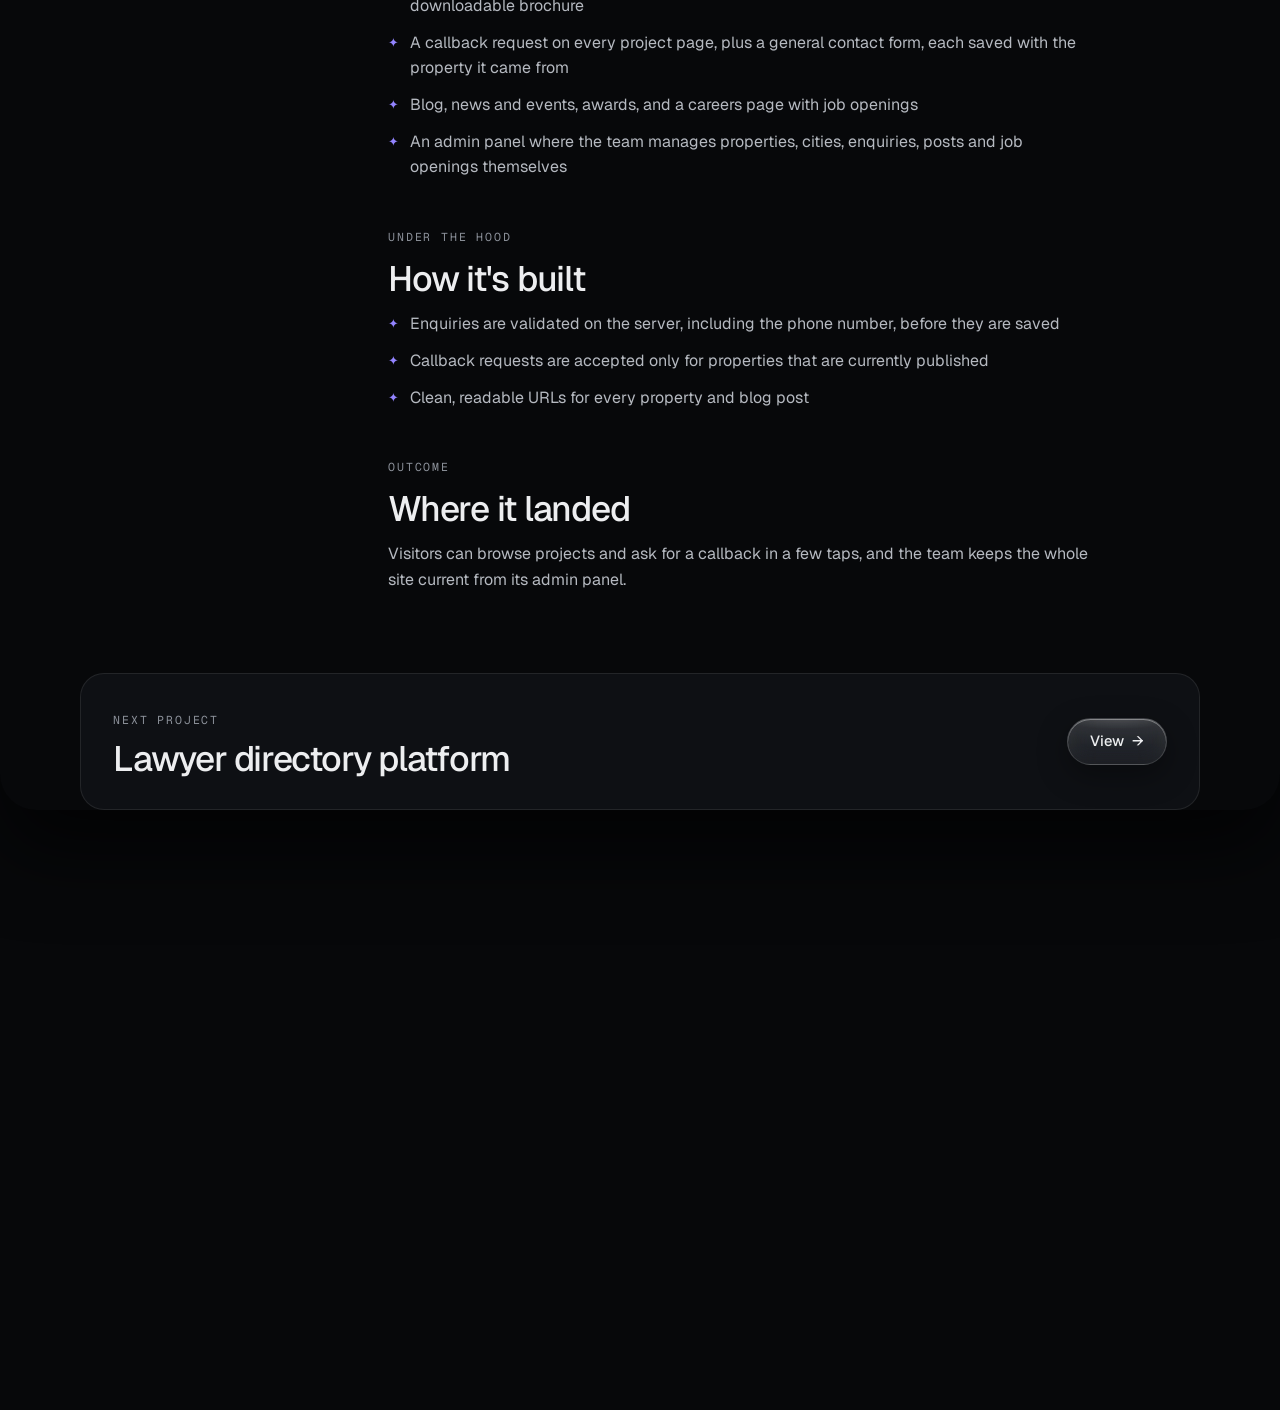
<file: work/real-estate-website.html>
<!doctype html>
<html lang="en">
<head>
<meta charset="utf-8">
<meta name="viewport" content="width=device-width, initial-scale=1, viewport-fit=cover">
<title>Real estate business website · Kamal Rajput</title>
<meta name="description" content="A property website for a real estate company, with searchable listings, rich project pages and callback requests the team manages from its own admin panel.">
<meta name="theme-color" content="#07080A">
<meta property="og:title" content="Real estate business website · Kamal Rajput">
<meta property="og:description" content="A property website for a real estate company, with searchable listings, rich project pages and callback requests the team manages from its own admin panel.">
<meta property="og:type" content="website">
<link rel="icon" href="../assets/favicon.svg" type="image/svg+xml">
<link rel="preconnect" href="https://fonts.googleapis.com">
<link rel="preconnect" href="https://fonts.gstatic.com" crossorigin>
<link rel="stylesheet" href="https://fonts.googleapis.com/css2?family=Geist:wght@300..700&family=Geist+Mono:wght@400;500&family=Instrument+Serif:ital@0;1&display=swap">
<link rel="stylesheet" href="../assets/css/style.css">
</head>
<body>
<nav class="nav" aria-label="Main">
  <a class="brand" href="../index.html"><i aria-hidden="true"></i>Kamal Rajput</a>
  <ul>
    <li><a href="../index.html#work">Work</a></li>
    <li><a href="../index.html#services">Services</a></li>
    <li><a href="../index.html#call">Contact</a></li>
  </ul>
  <a class="glass" href="../index.html#call">Book a call <span class="arrow">→</span></a>
</nav>

<main id="top">
  <header class="cs-hero">
    <div class="glow" aria-hidden="true" style="background:radial-gradient(40% 50% at 30% 30%, var(--peach), transparent 70%), radial-gradient(40% 50% at 80% 60%, #FF7896, transparent 70%)"></div>
    <div class="wrap">
      <a class="back" href="../index.html#work">← All work</a>
      <h1>Real estate business website</h1>
      <p class="lede">A property website for a real estate company, with searchable listings, rich project pages and callback requests the team manages from its own admin panel.</p>
      <div class="cs-meta"><span>Real estate</span><span>Website</span><span>Admin panel</span></div>
    </div>
  </header>

  <div class="wrap">
    <div class="cs-cover art-2" aria-hidden="true"><svg viewBox="0 0 300 200"><rect class="s" x="0" y="0" width="300" height="200" rx="14"/><rect class="m" x="16" y="16" width="90" height="10" rx="5"/>
              <g><rect class="s" x="16" y="44" width="84" height="70" rx="8"/><path class="f" d="M38 98 V80 L58 66 L78 80 V98 Z"/></g>
              <g><rect class="s" x="108" y="44" width="84" height="70" rx="8"/><path class="m" d="M130 98 V80 L150 66 L170 80 V98 Z"/></g>
              <g><rect class="s" x="200" y="44" width="84" height="70" rx="8"/><path class="m" d="M222 98 V80 L242 66 L262 80 V98 Z"/></g>
              <rect class="m" x="16" y="128" width="120" height="8" rx="4"/><rect class="f" x="16" y="150" width="76" height="24" rx="12"/></svg></div>

    <div class="cs-body">
      <aside><div><span class="eyebrow">Industry</span><b>Real estate</b></div><div><span class="eyebrow">Type</span><b>Business website + admin panel</b></div><div><span class="eyebrow">My role</span><b>Full-stack build</b></div><div><span class="eyebrow">Stack</span><div class="stack-chips"><span>Laravel</span><span>Filament</span><span>PostgreSQL</span><span>Tailwind CSS</span><span>Vite</span></div></div></aside>
      <article>
        <section><span class="eyebrow">The brief</span><h2>What needed solving</h2><p>The company needed a website that presents its projects properly, from photos and amenities to RERA registration, and turns interest into callback requests the sales team can act on. The team also had to be able to update everything without a developer.</p></section>
        <section><span class="eyebrow">What I built</span><h2>The solution</h2><ul><li>Searchable listings by name, location, developer, project type or RERA ID</li><li>Project pages with image galleries, videos, amenities, FAQs, a map, developer details and a downloadable brochure</li><li>A callback request on every project page, plus a general contact form, each saved with the property it came from</li><li>Blog, news and events, awards, and a careers page with job openings</li><li>An admin panel where the team manages properties, cities, enquiries, posts and job openings themselves</li></ul></section>
        <section><span class="eyebrow">Under the hood</span><h2>How it's built</h2><ul><li>Enquiries are validated on the server, including the phone number, before they are saved</li><li>Callback requests are accepted only for properties that are currently published</li><li>Clean, readable URLs for every property and blog post</li></ul></section>
        <section><span class="eyebrow">Outcome</span><h2>Where it landed</h2><p>Visitors can browse projects and ask for a callback in a few taps, and the team keeps the whole site current from its admin panel.</p></section>
      </article>
    </div>

    <a class="next" href="lawyer-directory.html"><div><span class="eyebrow">Next project</span><h3 style="margin-top:.6rem">Lawyer directory platform</h3></div><span class="glass">View <span class="arrow">→</span></span></a>
  </div>
</main>

<footer class="mf" id="mf">
  <div class="aurora" aria-hidden="true"><span class="a1"></span><span class="a2"></span><span class="a3"></span></div>
  <div class="marquee" aria-hidden="true"><div class="track">
    <span>Websites <i>✦</i></span><span>Automation <i>✦</i></span><span>CRM builds <i>✦</i></span><span>Lead capture <i>✦</i></span><span>Integrations <i>✦</i></span>
    <span>Websites <i>✦</i></span><span>Automation <i>✦</i></span><span>CRM builds <i>✦</i></span><span>Lead capture <i>✦</i></span><span>Integrations <i>✦</i></span>
  </div></div>
  <div class="wrap">
    <div class="big">Let's <span class="serif">talk.</span></div>
    <div class="mf-row">
      <span class="mail" id="mail">rajput.kamal25@gmail.com</span>
      <div class="pills">
        <button class="glass mag" type="button" id="copy">Copy email</button>
        <a class="glass mag" href="../index.html#call">Request a call</a>
        <a class="glass mag" href="#top">Back to top ↑</a>
      </div>
    </div>
    <div class="legal mono"><span>© 2026 Kamal Rajput</span><span>Websites · Automation · CRM</span></div>
  </div>
</footer>

<script src="../assets/js/main.js"></script>
</body>
</html>
</file>
<file: assets/css/style.css>
/* Layout: dark, single-theme by design. Full-bleed shader hero, scroll-tilt showcase, glowing bento, image accordion, curtain-reveal footer. */
:root {
  --bg: #07080A;
  --bg-2: #0E1014;
  --bg-3: #14171C;
  --fg: #EDEEF0;
  --muted: #8C919A;
  --line: rgba(237, 238, 240, 0.09);
  --cyan: #63E3FF;
  --violet: #9384FF;
  --peach: #FFB27D;
  --serif-tint: #CDBFFF;
  --f-sans: "Geist", "Inter", system-ui, -apple-system, "Segoe UI", sans-serif;
  --f-serif: "Instrument Serif", "Iowan Old Style", Georgia, serif;
  --f-mono: "Geist Mono", ui-monospace, SFMono-Regular, Menlo, monospace;
  color-scheme: dark;
}
* { box-sizing: border-box; }
html { scroll-behavior: smooth; }
body { margin: 0; background: var(--bg); color: var(--fg); font-family: var(--f-sans); font-size: 16px; line-height: 1.6; -webkit-font-smoothing: antialiased; }
h1, h2, h3, p { margin: 0; }
h1, h2, h3 { font-weight: 500; letter-spacing: -0.035em; line-height: 1.02; text-wrap: balance; }
.serif { font-family: var(--f-serif); font-style: italic; font-weight: 400; letter-spacing: -0.01em; color: var(--serif-tint); }
.mono { font-family: var(--f-mono); font-size: 0.75rem; letter-spacing: 0.04em; }
.eyebrow { font-family: var(--f-mono); font-size: 0.72rem; text-transform: uppercase; letter-spacing: 0.16em; color: var(--muted); }
a { color: inherit; }
:focus-visible { outline: 2px solid var(--cyan); outline-offset: 3px; border-radius: 8px; }
.wrap {
  max-width: 1200px; margin: 0 auto;
  padding-left: max(16px, env(safe-area-inset-left, 0px));
  padding-right: max(16px, env(safe-area-inset-right, 0px));
}
@media (min-width: 760px) { .wrap { padding-left: max(40px, env(safe-area-inset-left, 0px)); padding-right: max(40px, env(safe-area-inset-right, 0px)); } }

/* Liquid glass button */
.glass, .solid {
  position: relative; display: inline-flex; align-items: center; gap: 0.55rem;
  font: 500 0.92rem/1 var(--f-sans); padding: 0.95rem 1.35rem; border-radius: 999px;
  text-decoration: none; cursor: pointer; white-space: nowrap; overflow: hidden; isolation: isolate;
  transition: transform .35s cubic-bezier(.2,.8,.2,1), box-shadow .35s ease;
}
.glass {
  color: var(--fg);
  background: linear-gradient(180deg, rgba(255,255,255,.16), rgba(255,255,255,.04));
  border: 1px solid rgba(255,255,255,.16);
  -webkit-backdrop-filter: blur(16px) saturate(170%); backdrop-filter: blur(16px) saturate(170%);
  box-shadow: inset 0 1px 0 rgba(255,255,255,.35), inset 0 -8px 16px rgba(255,255,255,.04), 0 10px 30px rgba(0,0,0,.35);
}
.glass::before {
  content: ""; position: absolute; inset: 0; z-index: -1; border-radius: inherit;
  background: radial-gradient(120% 80% at var(--mx, 50%) -20%, rgba(255,255,255,.28), transparent 55%);
  opacity: .7; transition: opacity .3s;
}
.glass:hover::before { opacity: 1; }
.solid { background: var(--fg); color: var(--bg); border: 1px solid var(--fg); box-shadow: 0 10px 40px rgba(147,132,255,.25); }
.glass:hover, .solid:hover { transform: translateY(-2px); }
.arrow { transition: transform .3s ease; }
.glass:hover .arrow, .solid:hover .arrow { transform: translateX(3px); }

/* Nav */
.nav {
  position: fixed; z-index: 50; left: 50%; transform: translateX(-50%);
  top: calc(env(safe-area-inset-top, 0px) + 14px);
  width: min(760px, calc(100% - 32px));
  display: flex; align-items: center; justify-content: space-between; gap: 1rem;
  padding: 0.5rem 0.5rem 0.5rem 1.2rem; border-radius: 999px;
  background: rgba(14,16,20,.55); border: 1px solid rgba(255,255,255,.1);
  -webkit-backdrop-filter: blur(18px) saturate(160%); backdrop-filter: blur(18px) saturate(160%);
}
.brand { font-weight: 600; text-decoration: none; letter-spacing: -0.02em; display: flex; align-items: center; gap: .55rem; }
.brand i { width: 9px; height: 9px; border-radius: 50%; background: conic-gradient(var(--cyan), var(--violet), var(--peach), var(--cyan)); }
.nav ul { display: flex; gap: 1.5rem; list-style: none; margin: 0; padding: 0; }
.nav ul a { text-decoration: none; color: var(--muted); font-size: 0.88rem; }
.nav ul a:hover { color: var(--fg); }
.nav .glass { padding: 0.7rem 1rem; font-size: 0.85rem; }
@media (max-width: 640px) { .nav ul { display: none; } }

/* Curtain */
main { position: relative; z-index: 2; background: var(--bg); margin-bottom: var(--fh, 0px); border-radius: 0 0 36px 36px; box-shadow: 0 40px 80px rgba(0,0,0,.65); }

/* Hero */
.hero { position: relative; min-height: min(94vh, 860px); display: flex; align-items: flex-end; overflow: hidden; }
.hero canvas { position: absolute; inset: 0; width: 100%; height: 100%; display: block; }
/* The video sits in a box on the right; the shader keeps running full-bleed behind it.
   "lighten" drops the video's black backdrop so the shader shows through behind the scene,
   and a soft mask fades the edges. */
.hero-video {
  position: absolute; top: 20%; right: 6%; width: 38%; height: 62%;
  object-fit: contain; display: block; pointer-events: none; mix-blend-mode: lighten;
  opacity: 0; transition: opacity .8s ease;
  -webkit-mask-image: radial-gradient(closest-side, #000 72%, transparent 100%);
          mask-image: radial-gradient(closest-side, #000 72%, transparent 100%);
}
.hero.has-video .hero-video { opacity: 1; }
@media (max-width: 820px) {
  /* On narrow screens the scene sits above the headline, with room made for it. */
  .hero-video { top: 76px; right: 5%; width: 90%; height: 210px; }
  .hero.has-video .hero-inner { padding-top: 18rem; }
}
.hero::after {
  content: ""; position: absolute; inset: 0; pointer-events: none;
  background: linear-gradient(90deg, rgba(7,8,10,.82) 0%, rgba(7,8,10,.35) 45%, transparent 70%), linear-gradient(180deg, transparent 60%, var(--bg) 100%);
}
.hero.noshader { background: radial-gradient(60% 60% at 75% 40%, rgba(147,132,255,.25), transparent 70%), var(--bg); }
.hero-inner { position: relative; z-index: 1; width: 100%; padding-block: 9rem 4.5rem; }
.pill { display: inline-flex; align-items: center; gap: .6rem; padding: .45rem .85rem .45rem .6rem; border-radius: 999px; border: 1px solid var(--line); background: rgba(255,255,255,.04); color: var(--muted); }
.pill b { width: 7px; height: 7px; border-radius: 50%; background: var(--cyan); box-shadow: 0 0 12px var(--cyan); }
.hero h1 { font-size: clamp(2.7rem, 7.4vw, 6.4rem); margin-top: 1.6rem; }
.hero h1 > span[aria-hidden] { display: block; }
.rot { display: inline-grid; overflow: hidden; vertical-align: bottom; padding: 0 .1em .14em 0; margin-bottom: -.14em; }
.rw { grid-area: 1 / 1; white-space: nowrap; }
.l { display: inline-block; transition: transform .6s cubic-bezier(.2,.8,.2,1), opacity .45s ease; }
.rw.enter .l { transform: translateY(110%); opacity: 0; }
.rw.out .l { transform: translateY(-110%); opacity: 0; }
.hero .lede { margin-top: 1.6rem; max-width: 36rem; color: #B5B9C0; font-size: 1.12rem; }
.ctas { display: flex; flex-wrap: wrap; gap: .75rem; margin-top: 2.2rem; }
.sr { position: absolute; width: 1px; height: 1px; overflow: hidden; clip: rect(0 0 0 0); white-space: nowrap; }

/* Section heads */
.band { padding-block: 6.5rem; }
.head { display: flex; flex-wrap: wrap; align-items: end; justify-content: space-between; gap: 1.2rem 3rem; margin-bottom: 3rem; }
.head h2 { font-size: clamp(2.1rem, 4.6vw, 3.8rem); margin-top: .9rem; max-width: 16ch; }
.head p { color: var(--muted); max-width: 25rem; }

/* Container scroll showcase */
.showcase { padding-block: 5rem 3rem; perspective: 1200px; }
.showcase .head { justify-content: center; text-align: center; flex-direction: column; align-items: center; will-change: transform; }
.device {
  margin: 0 auto; max-width: 1040px; border-radius: 28px; padding: 10px;
  background: linear-gradient(180deg, #23262D, #121418); border: 1px solid rgba(255,255,255,.12);
  box-shadow: 0 0 0 1px rgba(0,0,0,.6), 0 30px 80px rgba(0,0,0,.6), 0 0 120px rgba(147,132,255,.12);
  transform-origin: 50% 0%; transform: rotateX(var(--rx, 20deg)) scale(var(--sc, 1.04)); will-change: transform;
}
.screen { border-radius: 20px; background: var(--bg-2); overflow: hidden; border: 1px solid rgba(255,255,255,.06); }
.bar { display: flex; align-items: center; gap: .9rem; padding: .85rem 1.1rem; border-bottom: 1px solid var(--line); }
.dots { display: flex; gap: 6px; } .dots span { width: 10px; height: 10px; border-radius: 50%; background: #2A2E35; }
.bar .mono { color: var(--muted); }
.bar .live { margin-left: auto; display: flex; align-items: center; gap: .4rem; color: var(--cyan); }
.bar .live::before { content: ""; width: 6px; height: 6px; border-radius: 50%; background: var(--cyan); }
.crm { display: grid; grid-template-columns: 1fr 260px; min-height: 380px; }
.board { display: grid; grid-template-columns: repeat(4, minmax(0, 1fr)); gap: .75rem; padding: 1.1rem; }
.col { display: flex; flex-direction: column; gap: .55rem; min-width: 0; }
.col h4 { margin: 0 0 .2rem; font: 500 .72rem/1 var(--f-mono); color: var(--muted); letter-spacing: .06em; text-transform: uppercase; display: flex; justify-content: space-between; }
.lead { background: var(--bg-3); border: 1px solid var(--line); border-radius: 12px; padding: .7rem .75rem; display: grid; gap: .35rem; min-width: 0; }
.lead b { font-weight: 500; font-size: .82rem; overflow: hidden; text-overflow: ellipsis; white-space: nowrap; }
.lead span { font-family: var(--f-mono); font-size: .66rem; color: var(--muted); overflow: hidden; text-overflow: ellipsis; white-space: nowrap; }
.lead.hot { border-color: rgba(99,227,255,.45); box-shadow: 0 0 24px rgba(99,227,255,.12); }
.flows { border-left: 1px solid var(--line); padding: 1.1rem; display: flex; flex-direction: column; gap: .6rem; min-width: 0; }
.flows h4 { margin: 0 0 .3rem; font: 500 .72rem/1 var(--f-mono); color: var(--muted); letter-spacing: .06em; text-transform: uppercase; }
.flow { border: 1px solid var(--line); border-radius: 12px; padding: .7rem .75rem; display: grid; gap: .4rem; background: rgba(255,255,255,.02); }
.flow .chain { display: flex; flex-wrap: wrap; gap: .3rem; align-items: center; font-family: var(--f-mono); font-size: .66rem; }
.flow .chain em { font-style: normal; padding: .2rem .45rem; border-radius: 6px; background: var(--bg-3); border: 1px solid var(--line); }
.flow .chain i { font-style: normal; color: var(--violet); }
.flow .meta { font-family: var(--f-mono); font-size: .64rem; color: var(--muted); display: flex; justify-content: space-between; }
.flow .meta .on { color: var(--cyan); }
.illus { text-align: center; color: var(--muted); margin-top: 1.4rem; }
@media (max-width: 860px) { .crm { grid-template-columns: 1fr; } .flows { border-left: 0; border-top: 1px solid var(--line); } }
@media (max-width: 600px) { .board { grid-template-columns: repeat(2, minmax(0, 1fr)); } .device { border-radius: 20px; padding: 6px; } .screen { border-radius: 15px; } }

/* Bento with glowing border */
.bento { display: grid; grid-template-columns: repeat(6, minmax(0, 1fr)); gap: 1rem; }
.cell {
  position: relative; border-radius: 24px; background: var(--bg-2); border: 1px solid var(--line);
  padding: 1.6rem; display: flex; flex-direction: column; gap: .7rem; min-width: 0; overflow: hidden;
  --angle: 0; --glow: 0;
}
.cell::after {
  content: ""; position: absolute; inset: -1px; border-radius: inherit; padding: 1.5px; pointer-events: none;
  background: conic-gradient(from calc(var(--angle) * 1deg - 45deg), transparent 0deg, var(--cyan) 25deg, var(--violet) 50deg, var(--peach) 70deg, transparent 90deg);
  -webkit-mask: linear-gradient(#000 0 0) content-box, linear-gradient(#000 0 0); -webkit-mask-composite: xor;
  mask: linear-gradient(#000 0 0) content-box exclude, linear-gradient(#000 0 0);
  opacity: var(--glow); transition: opacity .35s ease;
}
.cell h3 { font-size: 1.45rem; }
.cell p { color: var(--muted); font-size: .95rem; max-width: 34rem; }
.c-web, .c-auto { grid-column: span 3; min-height: 360px; }
.c-crm, .c-lead, .c-fast { grid-column: span 2; }
.cell .vis { margin-top: auto; padding-top: 1rem; }
@media (max-width: 900px) { .c-web, .c-auto { grid-column: span 6; min-height: 0; } .c-crm, .c-lead, .c-fast { grid-column: span 3; } .c-fast { grid-column: span 6; } }
@media (max-width: 560px) { .c-crm, .c-lead, .c-fast { grid-column: span 6; } }
/* bento visuals */
.browser { border: 1px solid var(--line); border-radius: 14px; background: var(--bg-3); overflow: hidden; }
.browser .top { display: flex; gap: 5px; padding: .55rem .7rem; border-bottom: 1px solid var(--line); }
.browser .top span { width: 7px; height: 7px; border-radius: 50%; background: #2A2E35; }
.browser .pg { padding: .9rem; display: grid; grid-template-columns: 1.3fr 1fr; gap: .8rem; align-items: center; }
.sk { height: 8px; border-radius: 4px; background: rgba(255,255,255,.08); }
.sk.w60 { width: 60%; } .sk.w80 { width: 80%; } .sk.w40 { width: 40%; }
.sk.h { height: 14px; background: rgba(255,255,255,.16); }
.sk.btn { width: 34%; height: 18px; border-radius: 9px; background: var(--fg); opacity: .85; }
.blob { aspect-ratio: 4/3; max-width: 100%; border-radius: 10px; background: radial-gradient(circle at 30% 30%, var(--violet), transparent 60%), radial-gradient(circle at 75% 70%, var(--cyan), transparent 55%), #15181E; opacity: .85; }
.stack { display: grid; gap: .45rem; }
.nodes { display: flex; align-items: center; gap: 0; position: relative; }
.node { flex: none; font-family: var(--f-mono); font-size: .7rem; padding: .5rem .7rem; border-radius: 10px; background: var(--bg-3); border: 1px solid var(--line); white-space: nowrap; }
.wire { flex: 1; height: 1px; min-width: 18px; background: linear-gradient(90deg, rgba(255,255,255,.08), rgba(255,255,255,.2)); position: relative; overflow: visible; }
.wire::after { content: ""; position: absolute; top: -2px; left: 0; width: 5px; height: 5px; border-radius: 50%; background: var(--cyan); box-shadow: 0 0 10px var(--cyan); animation: run 2.4s linear infinite; }
.wire:nth-of-type(4)::after { animation-delay: 1.2s; background: var(--violet); box-shadow: 0 0 10px var(--violet); }
@keyframes run { from { left: 0; } to { left: calc(100% - 5px); } }
.nodes.n2 { margin-top: .6rem; }
.bars { display: flex; align-items: end; gap: 6px; height: 70px; }
.bars span { flex: 1; border-radius: 5px 5px 2px 2px; background: rgba(255,255,255,.08); }
.bars span.a { background: linear-gradient(180deg, var(--violet), rgba(147,132,255,.25)); }
.field-sk { border: 1px solid var(--line); border-radius: 9px; padding: .55rem .7rem; font-family: var(--f-mono); font-size: .68rem; color: var(--muted); background: var(--bg-3); }
.field-sk.focus { border-color: rgba(99,227,255,.5); color: var(--fg); }
.meter { height: 8px; border-radius: 4px; background: rgba(255,255,255,.06); overflow: hidden; }
.meter span { display: block; height: 100%; width: 92%; border-radius: inherit; background: linear-gradient(90deg, var(--cyan), var(--violet)); }

/* Image accordion */
.acc { display: flex; gap: .8rem; height: 500px; }
.panel {
  position: relative; flex: 1 1 0; min-width: 0; border-radius: 26px; overflow: hidden; cursor: pointer;
  border: 1px solid var(--line); background: var(--bg-2); outline-offset: 4px;
  transition: flex-grow .7s cubic-bezier(.2,.8,.2,1), border-color .3s;
}
.panel.active { flex-grow: 4.2; border-color: rgba(255,255,255,.18); }
.panel .art { position: absolute; inset: 0; transition: transform 1s cubic-bezier(.2,.8,.2,1), filter .6s; filter: saturate(.6) brightness(.7); }
.panel.active .art { transform: scale(1.04); filter: none; }
.panel::after { content: ""; position: absolute; inset: 0; background: linear-gradient(180deg, transparent 35%, rgba(7,8,10,.92)); pointer-events: none; }
.vt { position: absolute; z-index: 2; left: 50%; bottom: 1.6rem; transform-origin: 0 50%; transform: rotate(-90deg); white-space: nowrap; font-weight: 500; letter-spacing: -.01em; transition: opacity .35s; }
.panel.active .vt { opacity: 0; }
.pbody { position: absolute; z-index: 2; left: 0; right: 0; bottom: 0; padding: 1.8rem; display: grid; gap: .6rem; opacity: 0; transform: translateY(16px); transition: opacity .4s ease .15s, transform .6s cubic-bezier(.2,.8,.2,1) .15s; }
.panel.active .pbody { opacity: 1; transform: none; }
.pbody h3 { font-size: clamp(1.6rem, 3vw, 2.4rem); }
.pbody p { color: #B8BCC3; max-width: 32rem; }
.tags { display: flex; flex-wrap: wrap; gap: .4rem; }
.tags span { font-family: var(--f-mono); font-size: .68rem; padding: .3rem .6rem; border-radius: 999px; background: rgba(255,255,255,.08); border: 1px solid rgba(255,255,255,.1); -webkit-backdrop-filter: blur(8px); backdrop-filter: blur(8px); }
.draft { display: inline-flex; align-items: center; gap: .5rem; padding: .4rem .8rem; border-radius: 999px; border: 1px dashed rgba(255,255,255,.22); color: var(--muted); }
/* panel art */
.art-1 { background: radial-gradient(70% 60% at 70% 20%, rgba(99,227,255,.55), transparent 60%), radial-gradient(60% 60% at 20% 70%, rgba(147,132,255,.5), transparent 65%), #0B0E14; }
.art-2 { background: radial-gradient(70% 60% at 30% 25%, rgba(255,178,125,.6), transparent 60%), radial-gradient(60% 60% at 80% 75%, rgba(255,120,150,.35), transparent 65%), #120D0D; }
.art-4 { background: radial-gradient(70% 60% at 70% 25%, rgba(99,227,255,.45), transparent 60%), radial-gradient(60% 60% at 20% 75%, rgba(255,140,120,.4), transparent 65%), #0B1112; }
.art svg { position: absolute; right: 6%; top: 10%; width: min(440px, 70%); height: auto; opacity: .9; }
.art .s { fill: rgba(255,255,255,.06); stroke: rgba(255,255,255,.28); stroke-width: 1.2; }
.art .f { fill: rgba(255,255,255,.85); }
.art .m { fill: rgba(255,255,255,.22); }
@media (max-width: 760px) {
  .acc { flex-direction: column; height: auto; }
  .panel { flex: none; height: 76px; transition: height .7s cubic-bezier(.2,.8,.2,1), border-color .3s; }
  .panel.active { height: 420px; }
  .vt { transform: none; left: 1.4rem; bottom: auto; top: 50%; translate: 0 -50%; }
  .art svg { width: 78%; right: 11%; }
}

/* Request a call */
.contact { display: grid; grid-template-columns: 1fr 1.05fr; gap: 3rem; align-items: stretch; }
.contact > * { min-width: 0; }
.contact h2 { font-size: clamp(2.1rem, 4.6vw, 3.6rem); margin-top: .9rem; }
.contact .intro { color: var(--muted); margin-top: 1.1rem; max-width: 28rem; }
/* Spotlight cards */
.cards { display: grid; gap: .9rem; margin-top: 2rem; }
.spot { position: relative; border-radius: 22px; background: var(--bg-2); border: 1px solid var(--line); padding: 1.3rem 1.4rem; overflow: hidden; min-width: 0; display: grid; gap: .45rem; isolation: isolate; }
.spot::before { content: ""; position: absolute; inset: 0; z-index: -1; pointer-events: none; background: radial-gradient(280px circle at var(--sx, 50%) var(--sy, 50%), rgba(147,132,255,.2), transparent 60%); opacity: 0; transition: opacity .35s; }
.spot:hover::before { opacity: 1; }
.globe-card { grid-template-columns: minmax(0, 1fr) 190px; align-items: center; gap: 1rem; }
.globe-card canvas { width: 190px; height: 190px; display: block; cursor: grab; touch-action: none; }
.globe-card canvas:active { cursor: grabbing; }
.clock { font-size: clamp(2rem, 4vw, 2.8rem); font-weight: 500; letter-spacing: -.04em; line-height: 1; font-variant-numeric: tabular-nums; }
.clock small { font-size: .45em; color: var(--muted); letter-spacing: 0; margin-left: .25rem; }
.sub { color: var(--muted); font-size: .9rem; display: flex; align-items: center; gap: .5rem; }
.sub b { width: 7px; height: 7px; border-radius: 50%; background: var(--cyan); box-shadow: 0 0 10px var(--cyan); animation: blink 2s ease-in-out infinite; }
@keyframes blink { 50% { opacity: .35; } }
.mail-card { grid-template-columns: minmax(0, 1fr) auto; align-items: center; }
.mail-card .v { font-family: var(--f-mono); font-size: .95rem; overflow-wrap: anywhere; user-select: all; }
.mini { font: 500 .82rem/1 var(--f-sans); padding: .65rem .95rem; }
@media (max-width: 520px) { .globe-card { grid-template-columns: minmax(0, 1fr) 130px; } .globe-card canvas { width: 130px; height: 130px; } .mail-card { grid-template-columns: 1fr; } .mail-card .mini { justify-self: start; } }

/* Form: border beam, chips, floating labels, stateful button */
@property --beam { syntax: '<angle>'; inherits: false; initial-value: 0deg; }
form.call { isolation: isolate; }
form.call::before {
  content: ""; position: absolute; inset: -1px; border-radius: inherit; padding: 1.5px; pointer-events: none;
  background: conic-gradient(from var(--beam), transparent 0deg 290deg, var(--cyan) 320deg, var(--violet) 340deg, var(--peach) 352deg, transparent 360deg);
  -webkit-mask: linear-gradient(#000 0 0) content-box, linear-gradient(#000 0 0); -webkit-mask-composite: xor;
  mask: linear-gradient(#000 0 0) content-box exclude, linear-gradient(#000 0 0);
  animation: beam 7s linear infinite;
}
@keyframes beam { to { --beam: 360deg; } }
.group { display: grid; gap: .6rem; }
.group > span { font-size: .82rem; color: var(--muted); }
.chips { display: flex; flex-wrap: wrap; gap: .5rem; }
.chip { position: relative; display: inline-flex; align-items: center; gap: .45rem; padding: .62rem 1rem; border-radius: 999px; border: 1px solid var(--line); background: rgba(255,255,255,.03); cursor: pointer; font-size: .9rem; user-select: none; transition: background .25s, color .25s, border-color .25s, transform .25s; }
.chip:hover { border-color: rgba(255,255,255,.25); }
.chip input { position: absolute; opacity: 0; pointer-events: none; }
.chip .tick { width: 0; overflow: hidden; transition: width .25s; }
.chip:has(input:checked) { background: var(--fg); color: var(--bg); border-color: var(--fg); }
.chip:has(input:checked) .tick { width: .8rem; }
.chip:has(input:focus-visible) { outline: 2px solid var(--cyan); outline-offset: 3px; }
.fl { position: relative; }
.fl-grow { flex: 1 1 auto; display: flex; }
@media (min-width: 861px) { .contact > div:first-child { display: flex; flex-direction: column; } .contact .cards { flex: 1 1 auto; grid-template-rows: 1fr auto; } }
.fl-grow textarea { flex: 1; min-height: 7.5rem; resize: none; }
.fl input, .fl textarea {
  font: 400 .98rem/1.4 var(--f-sans); color: var(--fg); background: rgba(7,8,10,.6); width: 100%;
  border: 1px solid var(--line); border-radius: 14px; padding: 1.45rem .95rem .55rem; resize: vertical;
  transition: border-color .25s, box-shadow .25s;
}
.fl label { position: absolute; left: .95rem; top: 1.02rem; color: var(--muted); font-size: .95rem; pointer-events: none; transform-origin: 0 0; transition: transform .22s cubic-bezier(.2,.8,.2,1), color .22s; }
.fl input:focus, .fl textarea:focus { outline: none; border-color: rgba(99,227,255,.55); box-shadow: 0 0 0 4px rgba(99,227,255,.1), 0 0 30px rgba(99,227,255,.08); }
.fl input:focus + label, .fl input:not(:placeholder-shown) + label, .fl textarea:focus + label, .fl textarea:not(:placeholder-shown) + label { transform: translateY(-.62rem) scale(.76); color: var(--cyan); }
.sbtn { min-width: 12.5rem; justify-content: center; }
.sbtn .spin, .sbtn .ok { position: absolute; left: 50%; top: 50%; translate: -50% -50%; opacity: 0; transition: opacity .25s; }
.sbtn .spin { width: 18px; height: 18px; border-radius: 50%; border: 2px solid rgba(7,8,10,.25); border-top-color: var(--bg); animation: spin .8s linear infinite; }
.sbtn .ok { width: 20px; height: 20px; }
.sbtn .ok path { fill: none; stroke: var(--bg); stroke-width: 2.5; stroke-linecap: round; stroke-linejoin: round; stroke-dasharray: 24; stroke-dashoffset: 24; transition: stroke-dashoffset .45s ease .1s; }
.sbtn .t { transition: opacity .2s; }
.sbtn[data-state="loading"] .t, .sbtn[data-state="done"] .t { opacity: 0; }
.sbtn[data-state="loading"] .spin { opacity: 1; }
.sbtn[data-state="done"] { background: var(--cyan); border-color: var(--cyan); }
.sbtn[data-state="done"] .ok { opacity: 1; }
.sbtn[data-state="done"] .ok path { stroke-dashoffset: 0; }
@keyframes spin { to { transform: rotate(360deg); } }
.steps { list-style: none; margin: 2rem 0 0; padding: 0; display: grid; gap: .9rem; counter-reset: s; }
.steps li { counter-increment: s; display: grid; grid-template-columns: 2.2rem 1fr; gap: .3rem .6rem; color: var(--muted); }
.steps li::before { content: "0" counter(s); font-family: var(--f-mono); font-size: .75rem; color: var(--violet); padding-top: .2rem; }
.steps b { color: var(--fg); font-weight: 500; }
form.call {
  position: relative; border-radius: 28px; padding: 2rem; display: flex; flex-direction: column; gap: 1.1rem;
  background: linear-gradient(180deg, rgba(255,255,255,.07), rgba(255,255,255,.02)); border: 1px solid rgba(255,255,255,.12);
  box-shadow: inset 0 1px 0 rgba(255,255,255,.12), 0 30px 80px rgba(0,0,0,.4);
}
form.call h3 { font-size: 1.5rem; }
.field { display: grid; gap: .4rem; }
.field label { font-size: .82rem; color: var(--muted); }
.field input, .field select, .field textarea {
  font: 400 .95rem/1.4 var(--f-sans); color: var(--fg); background: rgba(7,8,10,.6);
  border: 1px solid var(--line); border-radius: 12px; padding: .8rem .9rem; width: 100%;
}
.field input:focus, .field select:focus, .field textarea:focus { outline: none; border-color: rgba(99,227,255,.55); box-shadow: 0 0 0 4px rgba(99,227,255,.1); }
.row2 { display: grid; grid-template-columns: 1fr 1fr; gap: 1rem; }
.note { font-size: .85rem; color: var(--muted); min-height: 1.2em; }
.note.ok { color: var(--cyan); }
.note:empty { display: none; }
@media (max-width: 860px) { .contact { grid-template-columns: 1fr; } }
@media (max-width: 520px) { .row2 { grid-template-columns: 1fr; } form.call { padding: 1.4rem; } }

/* Motion footer (curtain reveal) */
footer.mf {
  position: fixed; z-index: 1; left: 0; right: 0; bottom: 0;
  height: min(600px, calc(100vh - 24px)); overflow: hidden; background: #0A0B0F;
  display: flex; flex-direction: column; justify-content: flex-end;
  padding-bottom: env(safe-area-inset-bottom, 0px);
}
.aurora { position: absolute; inset: -20%; pointer-events: none; filter: blur(70px); opacity: .55; }
.aurora span { position: absolute; border-radius: 50%; mix-blend-mode: screen; animation: drift 18s ease-in-out infinite alternate; }
.aurora .a1 { width: 46vw; height: 30vw; left: 10%; top: 18%; background: var(--violet); }
.aurora .a2 { width: 40vw; height: 26vw; left: 45%; top: 30%; background: var(--cyan); animation-delay: -6s; opacity: .7; }
.aurora .a3 { width: 30vw; height: 22vw; left: 65%; top: 10%; background: var(--peach); animation-delay: -12s; opacity: .6; }
@keyframes drift { 0% { transform: translate(0,0) scale(1); } 50% { transform: translate(6vw,-4vh) scale(1.15); } 100% { transform: translate(-5vw,3vh) scale(.95); } }
.marquee { position: absolute; left: -5%; right: -5%; top: 14%; transform: rotate(-3deg); border-block: 1px solid rgba(255,255,255,.1); background: rgba(255,255,255,.03); overflow: hidden; padding-block: .8rem; }
.track { display: flex; width: max-content; animation: marq 36s linear infinite; }
.track span { font-family: var(--f-mono); font-size: .8rem; letter-spacing: .14em; text-transform: uppercase; color: rgba(237,238,240,.55); padding-right: 2.4rem; white-space: nowrap; }
.track span i { font-style: normal; color: var(--violet); padding-left: 2.4rem; }
@keyframes marq { to { transform: translateX(-50%); } }
.mf .wrap { position: relative; z-index: 1; width: 100%; display: grid; gap: 1.6rem; padding-bottom: 1.8rem; }
.big {
  font-size: clamp(4.2rem, 17vw, 15rem); line-height: .86; letter-spacing: -.06em; font-weight: 500;
  background: linear-gradient(180deg, #FFFFFF 10%, rgba(255,255,255,.35) 95%); -webkit-background-clip: text; background-clip: text; color: transparent;
}
.big .serif { background: linear-gradient(100deg, var(--cyan), var(--violet) 45%, var(--peach)); -webkit-background-clip: text; background-clip: text; color: transparent; padding-right: .06em; }
.mf-row { display: flex; flex-wrap: wrap; align-items: center; justify-content: space-between; gap: 1rem; }
.mail { font-family: var(--f-mono); font-size: .95rem; user-select: all; overflow-wrap: anywhere; }
.pills { display: flex; flex-wrap: wrap; gap: .6rem; }
.pills .glass { will-change: transform; }
.legal { display: flex; flex-wrap: wrap; justify-content: space-between; gap: .6rem; color: var(--muted); border-top: 1px solid var(--line); padding-top: 1.1rem; }

@media (prefers-reduced-motion: reduce) {
  html { scroll-behavior: auto; }
  .wire::after, .aurora span, .track { animation: none; }
  .device { transform: none; }
}

/* ---------- Site additions ---------- */
.hp { position: absolute; left: -9999px; width: 1px; height: 1px; opacity: 0; }
.case-link { justify-self: start; margin-top: .4rem; padding: .75rem 1.1rem; font-size: .88rem; }
.panel:not(.active) .case-link { visibility: hidden; }

/* Case study pages */
.cs-hero { position: relative; overflow: hidden; padding-block: 9rem 3.5rem; }
.cs-hero .glow { position: absolute; inset: -30% -10% auto; height: 120%; pointer-events: none; filter: blur(80px); opacity: .5; }
.cs-hero .wrap { position: relative; }
.back { display: inline-flex; align-items: center; gap: .5rem; color: var(--muted); text-decoration: none; font-size: .9rem; }
.back:hover { color: var(--fg); }
.cs-hero h1 { font-size: clamp(2.6rem, 7vw, 5.6rem); margin-top: 1.4rem; max-width: 14ch; }
.cs-hero .lede { margin-top: 1.4rem; max-width: 40rem; color: #B5B9C0; font-size: 1.12rem; }
.cs-meta { display: flex; flex-wrap: wrap; gap: .5rem; margin-top: 1.8rem; }
.cs-meta span { font-family: var(--f-mono); font-size: .72rem; padding: .35rem .7rem; border-radius: 999px; border: 1px solid var(--line); background: rgba(255,255,255,.04); }
.cs-cover { position: relative; aspect-ratio: 16 / 8; max-width: 100%; border-radius: 28px; overflow: hidden; border: 1px solid var(--line); }
.cs-cover svg { position: absolute; inset: 8% 10%; width: 80%; height: 84%; }
.cs-cover .s { fill: rgba(255,255,255,.06); stroke: rgba(255,255,255,.28); stroke-width: 1.2; }
.cs-cover .f { fill: rgba(255,255,255,.85); }
.cs-cover .m { fill: rgba(255,255,255,.22); }
.cs-body { display: grid; grid-template-columns: 260px minmax(0, 1fr); gap: 3rem; padding-block: 5rem; }
.cs-body aside { position: sticky; top: 7rem; align-self: start; display: grid; gap: 1.2rem; }
.cs-body aside > div { display: grid; gap: .3rem; }
.cs-body aside b { font-weight: 500; }
.cs-body article { display: grid; gap: 3rem; max-width: 44rem; }
.cs-body section { display: grid; gap: .9rem; }
.cs-body h2 { font-size: clamp(1.6rem, 3vw, 2.2rem); }
.cs-body p, .cs-body li { color: #B5B9C0; }
.cs-body ul { margin: 0; padding: 0; list-style: none; display: grid; gap: .7rem; }
.cs-body li { display: grid; grid-template-columns: 1.4rem 1fr; }
.cs-body li::before { content: "✦"; color: var(--violet); font-size: .8rem; padding-top: .2rem; }
.next { display: flex; flex-wrap: wrap; align-items: center; justify-content: space-between; gap: 1rem; padding: 2rem; border-radius: 24px; border: 1px solid var(--line); background: var(--bg-2); text-decoration: none; margin-bottom: 5rem; transition: border-color .3s; }
.next:hover { border-color: rgba(255,255,255,.25); }
.next h3 { font-size: clamp(1.5rem, 3vw, 2.2rem); }
@media (max-width: 820px) { .cs-body { grid-template-columns: 1fr; gap: 2rem; } .cs-body aside { position: static; grid-template-columns: repeat(2, minmax(0, 1fr)); } .cs-cover { aspect-ratio: 4 / 3; } }
.stack-chips { display: flex; flex-wrap: wrap; gap: .35rem; margin-top: .2rem; }
.stack-chips span { font-family: var(--f-mono); font-size: .7rem; padding: .25rem .55rem; border-radius: 6px; border: 1px solid var(--line); background: rgba(255,255,255,.03); }
@media (max-width: 820px) { .cs-body aside > div:last-child:has(.stack-chips) { grid-column: 1 / -1; } }
</file>
